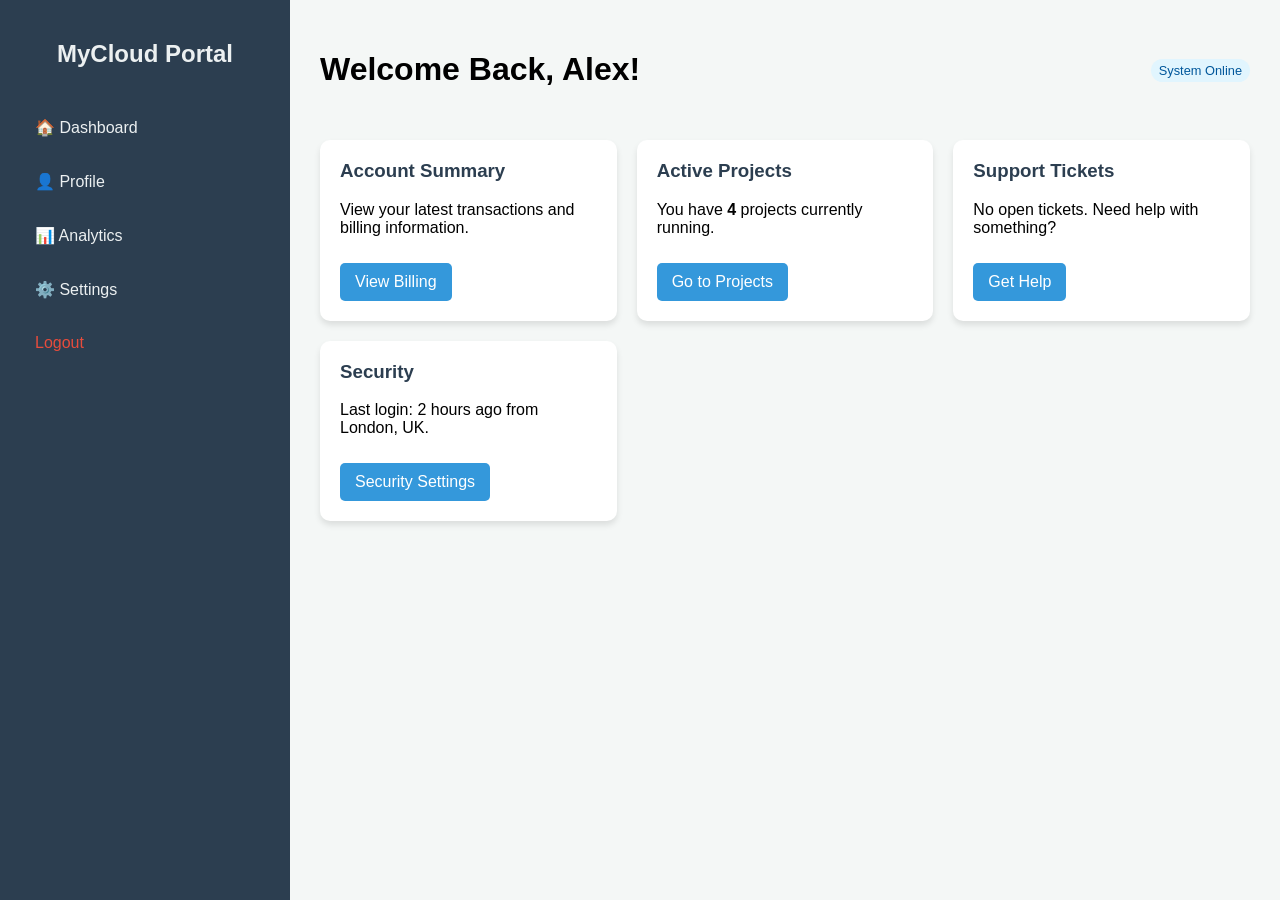
<file: dash.html>
<!DOCTYPE html>
<html lang="en">
<head>
    <meta charset="UTF-8">
    <meta name="viewport" content="width=device-width, initial-scale=1.0">
    <title>User Dashboard</title>
    <style>
        :root {
            --primary-bg: #f4f7f6;
            --sidebar-color: #2c3e50;
            --accent-color: #3498db;
            --text-light: #ecf0f1;
            --card-white: #ffffff;
        }

        body {
            font-family: 'Segoe UI', Tahoma, Geneva, Verdana, sans-serif;
            margin: 0;
            display: flex;
            height: 100vh;
            background-color: var(--primary-bg);
        }

        /* Sidebar Styling */
        .sidebar {
            width: 250px;
            background-color: var(--sidebar-color);
            color: var(--text-light);
            display: flex;
            flex-direction: column;
            padding: 20px;
        }

        .sidebar h2 {
            text-align: center;
            font-size: 1.5rem;
            margin-bottom: 30px;
        }

        .sidebar nav a {
            color: var(--text-light);
            text-decoration: none;
            padding: 15px;
            margin: 5px 0;
            display: block;
            border-radius: 5px;
            transition: background 0.3s;
        }

        .sidebar nav a:hover {
            background-color: var(--accent-color);
        }

        /* Main Content Area */
        .main-content {
            flex-grow: 1;
            overflow-y: auto;
            padding: 30px;
        }

        header {
            display: flex;
            justify-content: space-between;
            align-items: center;
            margin-bottom: 30px;
        }

        /* Dashboard Grid */
        .dashboard-grid {
            display: grid;
            grid-template-columns: repeat(auto-fit, minmax(250px, 1fr));
            gap: 20px;
        }

        .card {
            background: var(--card-white);
            padding: 20px;
            border-radius: 10px;
            box-shadow: 0 4px 6px rgba(0,0,0,0.1);
            transition: transform 0.2s;
        }

        .card:hover {
            transform: translateY(-5px);
        }

        .card h3 {
            margin-top: 0;
            color: var(--sidebar-color);
        }

        .btn {
            display: inline-block;
            margin-top: 10px;
            padding: 10px 15px;
            background-color: var(--accent-color);
            color: white;
            text-decoration: none;
            border-radius: 5px;
        }

        /* Status Badge */
        .status {
            font-size: 0.8rem;
            padding: 4px 8px;
            border-radius: 12px;
            background: #e1f5fe;
            color: #01579b;
        }
    </style>
</head>
<body>

    <div class="sidebar">
        <h2>MyCloud Portal</h2>
        <nav>
            <a href="#">🏠 Dashboard</a>
            <a href="#">👤 Profile</a>
            <a href="#">📊 Analytics</a>
            <a href="#">⚙️ Settings</a>
            <a href="#" style="margin-top: auto; color: #e74c3c;">Logout</a>
        </nav>
    </div>

    <div class="main-content">
        <header>
            <h1>Welcome Back, Alex!</h1>
            <div class="user-info">
                <span class="status">System Online</span>
            </div>
        </header>

        <div class="dashboard-grid">
            <div class="card">
                <h3>Account Summary</h3>
                <p>View your latest transactions and billing information.</p>
                <a href="#" class="btn">View Billing</a>
            </div>

            <div class="card">
                <h3>Active Projects</h3>
                <p>You have <strong>4</strong> projects currently running.</p>
                <a href="#" class="btn">Go to Projects</a>
            </div>

            <div class="card">
                <h3>Support Tickets</h3>
                <p>No open tickets. Need help with something?</p>
                <a href="#" class="btn">Get Help</a>
            </div>

            <div class="card">
                <h3>Security</h3>
                <p>Last login: 2 hours ago from London, UK.</p>
                <a href="#" class="btn">Security Settings</a>
            </div>
        </div>
    </div>

</body>
</html>
</file>
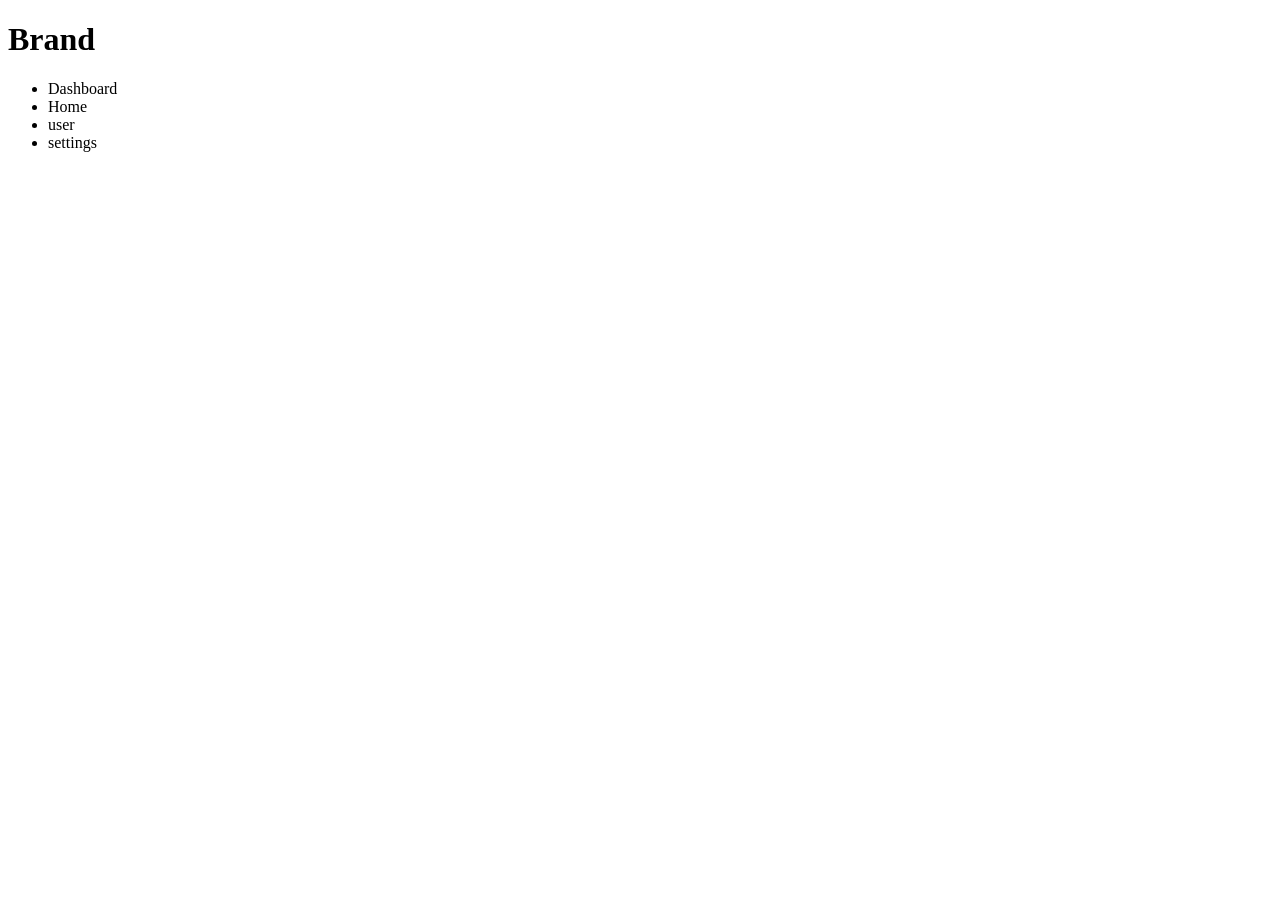
<file: index1.html>
<!DOCTYPE html>
<html lang="en">
<head>
    <meta charset="UTF-8">
    <meta name="viewport" content="width=device-width, initial-scale=1.0">
    <title>Admin Panel</title>
</head>   
<body>
    <div class="border-top">
        <div class="brand-name">
            <h1>Brand</h1>
        </div>
        <ul>
            <li>Dashboard</li> 
            <li>Home</li>
            <li>user</li>
            <li>settings</li>
</file>
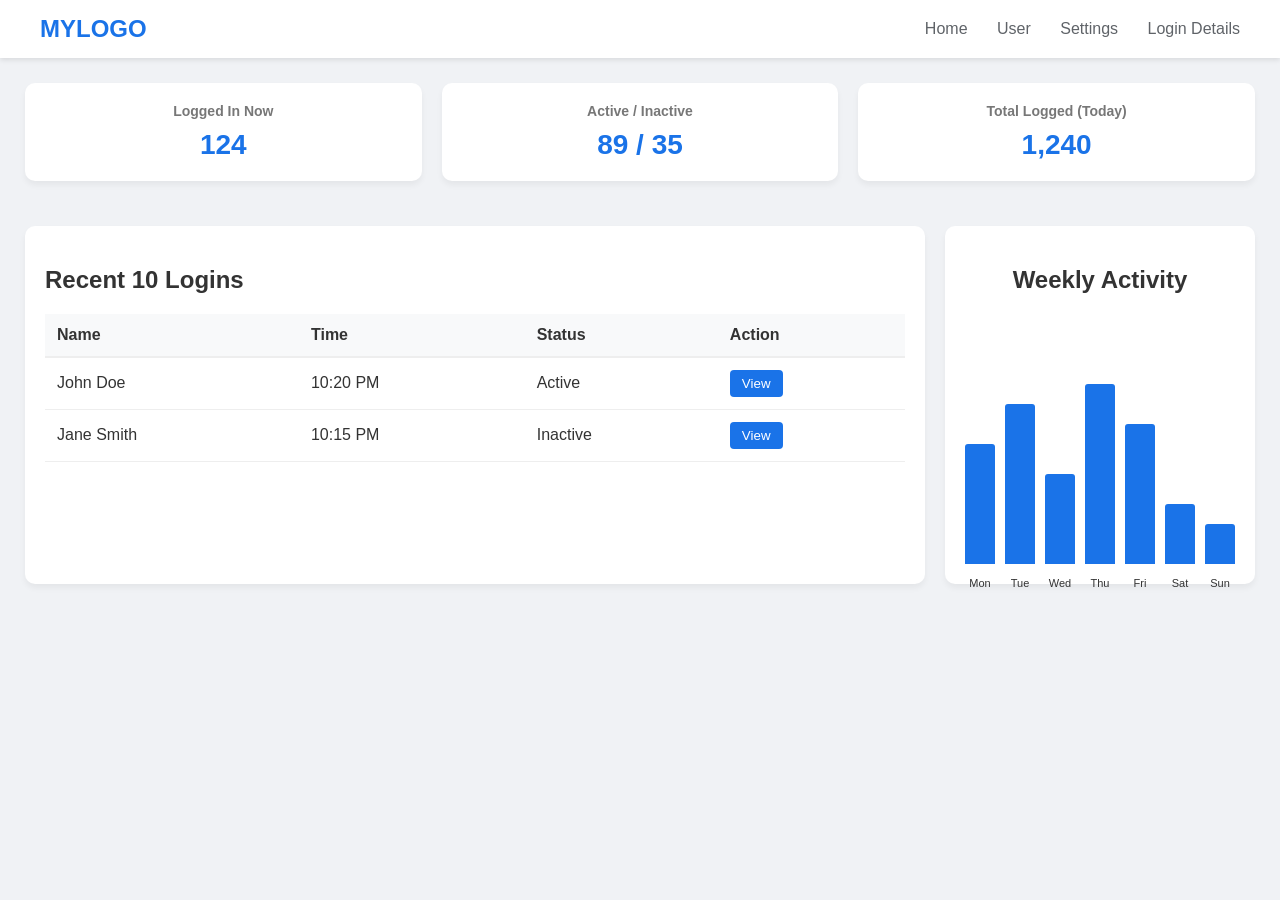
<file: index3.html>
<!DOCTYPE html>
<html lang="en">
<head>
    <meta charset="UTF-8">
    <meta name="viewport" content="width=device-width, initial-scale=1.0">
    <title>Admin Dashboard</title>
    <style>
        * { box-sizing: border-box; font-family: 'Segoe UI', Tahoma, Geneva, Verdana, sans-serif; }
        body { margin: 0; background-color: #f0f2f5; color: #333; }

        /* Header Styling */
        header {
            display: flex;
            justify-content: space-between;
            align-items: center;
            padding: 15px 40px;
            background-color: #ffffff;
            box-shadow: 0 2px 5px rgba(0,0,0,0.1);
        }
        .logo { font-size: 24px; font-weight: bold; color: #1a73e8; }
        nav a {
            text-decoration: none;
            color: #5f6368;
            margin-left: 25px;
            font-weight: 500;
            transition: color 0.3s;
        }
        nav a:hover { color: #1a73e8; }

        /* Layout Main Section */
        .dashboard-container {
            display: grid;
            grid-template-columns: 3fr 1fr;
            gap: 20px;
            padding: 25px;
        }

        /* Top Cards */
        .card-row {
            display: grid;
            grid-template-columns: repeat(3, 1fr);
            gap: 20px;
            margin-bottom: 25px;
            grid-column: 1 / span 2;
        }
        .card {
            background: #fff;
            padding: 20px;
            border-radius: 10px;
            box-shadow: 0 4px 6px rgba(0,0,0,0.05);
            text-align: center;
        }
        .card h3 { margin: 0; font-size: 14px; color: #777; }
        .card p { font-size: 28px; font-weight: bold; margin: 10px 0 0; color: #1a73e8; }

        /* Table Section */
        .table-card {
            background: #fff;
            border-radius: 10px;
            padding: 20px;
            box-shadow: 0 4px 6px rgba(0,0,0,0.05);
        }
        table { width: 100%; border-collapse: collapse; margin-top: 15px; }
        th { text-align: left; padding: 12px; background: #f8f9fa; border-bottom: 2px solid #eee; }
        td { padding: 12px; border-bottom: 1px solid #eee; }
        .view-btn {
            background: #1a73e8;
            color: white;
            border: none;
            padding: 6px 12px;
            border-radius: 4px;
            cursor: pointer;
        }

        /* Sidebar/Chart Section */
        .chart-card {
            background: #fff;
            border-radius: 10px;
            padding: 20px;
            box-shadow: 0 4px 6px rgba(0,0,0,0.05);
            display: flex;
            flex-direction: column;
            align-items: center;
        }
        .bar-chart {
            display: flex;
            align-items: flex-end;
            gap: 10px;
            height: 200px;
            margin-top: 50px;
        }
        .bar {
            width: 30px;
            background-color: #1a73e8;
            border-radius: 3px 3px 0 0;
            position: relative;
        }
        .bar span {
            position: absolute;
            bottom: -25px;
            font-size: 11px;
            width: 100%;
            text-align: center;
        }

        /* Modal Simulation */
        #details-overlay {
            display: none;
            position: fixed;
            top: 50%; left: 50%;
            transform: translate(-50%, -50%);
            background: white;
            padding: 30px;
            border-radius: 10px;
            box-shadow: 0 0 20px rgba(0,0,0,0.2);
            z-index: 100;
        }
    </style>
</head>
<body>

<header>
    <div class="logo">MYLOGO</div>
    <nav>
        <a href="#">Home</a>
        <a href="#">User</a>
        <a href="#">Settings</a>
        <a href="#">Login Details</a>
    </nav>
</header>

<main class="dashboard-container">
    
    <div class="card-row">
        <div class="card">
            <h3>Logged In Now</h3>
            <p>124</p>
        </div>
        <div class="card">
            <h3>Active / Inactive</h3>
            <p>89 / 35</p>
        </div>
        <div class="card">
            <h3>Total Logged (Today)</h3>
            <p>1,240</p>
        </div>
    </div>

    <section class="table-card">
        <h2>Recent 10 Logins</h2>
        <table>
            <thead>
                <tr>
                    <th>Name</th>
                    <th>Time</th>
                    <th>Status</th>
                    <th>Action</th>
                </tr>
            </thead>
            <tbody id="userTable">
                <tr>
                    <td>John Doe</td>
                    <td>10:20 PM</td>
                    <td>Active</td>
                    <td><button class="view-btn" onclick="showDetails('John Doe')">View</button></td>
                </tr>
                <tr>
                    <td>Jane Smith</td>
                    <td>10:15 PM</td>
                    <td>Inactive</td>
                    <td><button class="view-btn" onclick="showDetails('Jane Smith')">View</button></td>
                </tr>
                </tbody>
        </table>
    </section>

    <aside class="chart-card">
        <h2>Weekly Activity</h2>
        <div class="bar-chart">
            <div class="bar" style="height: 60%;"><span>Mon</span></div>
            <div class="bar" style="height: 80%;"><span>Tue</span></div>
            <div class="bar" style="height: 45%;"><span>Wed</span></div>
            <div class="bar" style="height: 90%;"><span>Thu</span></div>
            <div class="bar" style="height: 70%;"><span>Fri</span></div>
            <div class="bar" style="height: 30%;"><span>Sat</span></div>
            <div class="bar" style="height: 20%;"><span>Sun</span></div>
        </div>
    </aside>

</main>

<div id="details-overlay">
    <h2 id="modalName">User Details</h2>
    <p><strong>Email:</strong> user@example.com</p>
    <p><strong>Device:</strong> Windows 11 / Chrome</p>
    <p><strong>IP Address:</strong> 192.168.1.1</p>
    <p><strong>Last Activity:</strong> Dec 26, 2025</p>
    <button onclick="document.getElementById('details-overlay').style.display='none'">Close</button>
</div>

<script>
    function showDetails(name) {
        document.getElementById('modalName').innerText = "Details for: " + name;
        document.getElementById('details-overlay').style.display = 'block';
    }
</script>

</body>
</html>
</file>
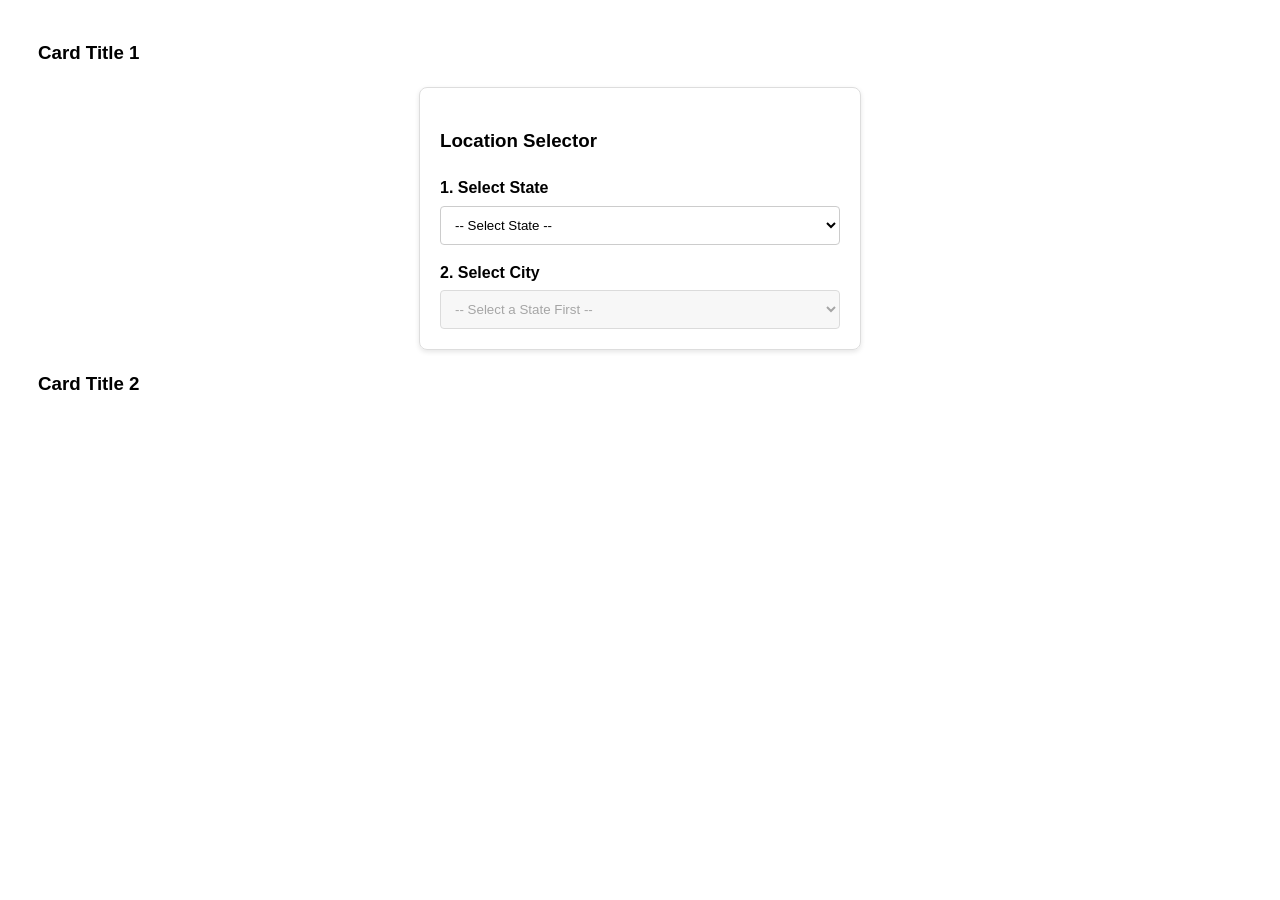
<file: newww.html>
<html lang="en">
<head>
    <meta charset="UTF-8">
    <meta name="viewport" content="width=device-width, initial-scale=1.0">
    <title>South India City Selector</title>
    <style>
        body { font-family: 'Segoe UI', Tahoma, Geneva, Verdana, sans-serif; padding: 30px; line-height: 1.6; }
        .container { max-width: 400px; margin: auto; border: 1px solid #ddd; padding: 20px; border-radius: 8px; box-shadow: 0 2px 5px rgba(0,0,0,0.1); }
        label { font-weight: bold; display: block; margin-top: 15px; margin-bottom: 5px; }
        select { width: 100%; padding: 10px; border-radius: 4px; border: 1px solid #ccc; background-color: #fff; cursor: pointer; }
        select:disabled { background-color: #f5f5f5; cursor: not-allowed; }
    </style>
</head>
<body>
<div class="grid-layout">
        <div class="card">
            <h3>Card Title 1</h3>
            <div class="container">
    <h3>Location Selector</h3>
    
    <label for="state">1. Select State</label>
    <select id="state" onchange="updateCities()">
        <option value="" selected disabled>-- Select State --</option>
        <option value="Andhra Pradesh">Andhra Pradesh</option>
        <option value="Karnataka">Karnataka</option>
        <option value="Kerala">Kerala</option>
        <option value="Tamil Nadu">Tamil Nadu</option>
        <option value="Telangana">Telangana</option>
    </select>

    <label for="city">2. Select City</label>
    <select id="city" disabled>
        <option value="" selected disabled>-- Select a State First --</option>
    </select>
</div>
        </div>
        <div class="card">
            <h3>Card Title 2</h3>
            <script>
    // Data object mapping states to major cities
    const cityData = {
        "Andhra Pradesh": ["Visakhapatnam", "Vijayawada", "Guntur", "Nellore", "Tirupati", "Kakinada", "Rajahmundry"],
        "Karnataka": ["Bengaluru", "Mysuru", "Hubballi-Dharwad", "Mangaluru", "Belagavi", "Davangere", "Ballari"],
        "Kerala": ["Thiruvananthapuram", "Kochi", "Kozhikode", "Thrissur", "Kollam", "Palakkad", "Alappuzha"],
        "Tamil Nadu": ["Chennai", "Coimbatore", "Madurai", "Tiruchirappalli", "Salem", "Tirunelveli", "Erode", "Vellore"],
        "Telangana": ["Hyderabad", "Warangal", "Nizamabad", "Khammam", "Karimnagar", "Ramagundam", "Mahabubnagar"]
    };

    function updateCities() {
        const stateSelect = document.getElementById("state");
        const citySelect = document.getElementById("city");
        const selectedState = stateSelect.value;

        // Clear existing options
        citySelect.innerHTML = '<option value="" selected disabled>-- Select City --</option>';

        if (selectedState) {
            citySelect.disabled = false;
            // Add cities for the selected state
            cityData[selectedState].forEach(city => {
                let option = document.createElement("option");
                option.value = city.toLowerCase().replace(/\s+/g, '-');
                option.textContent = city;
                citySelect.appendChild(option);
            });
        } else {
            citySelect.disabled = true;
        }
    }
</script>
        </div>
</body>
</html>
</file>
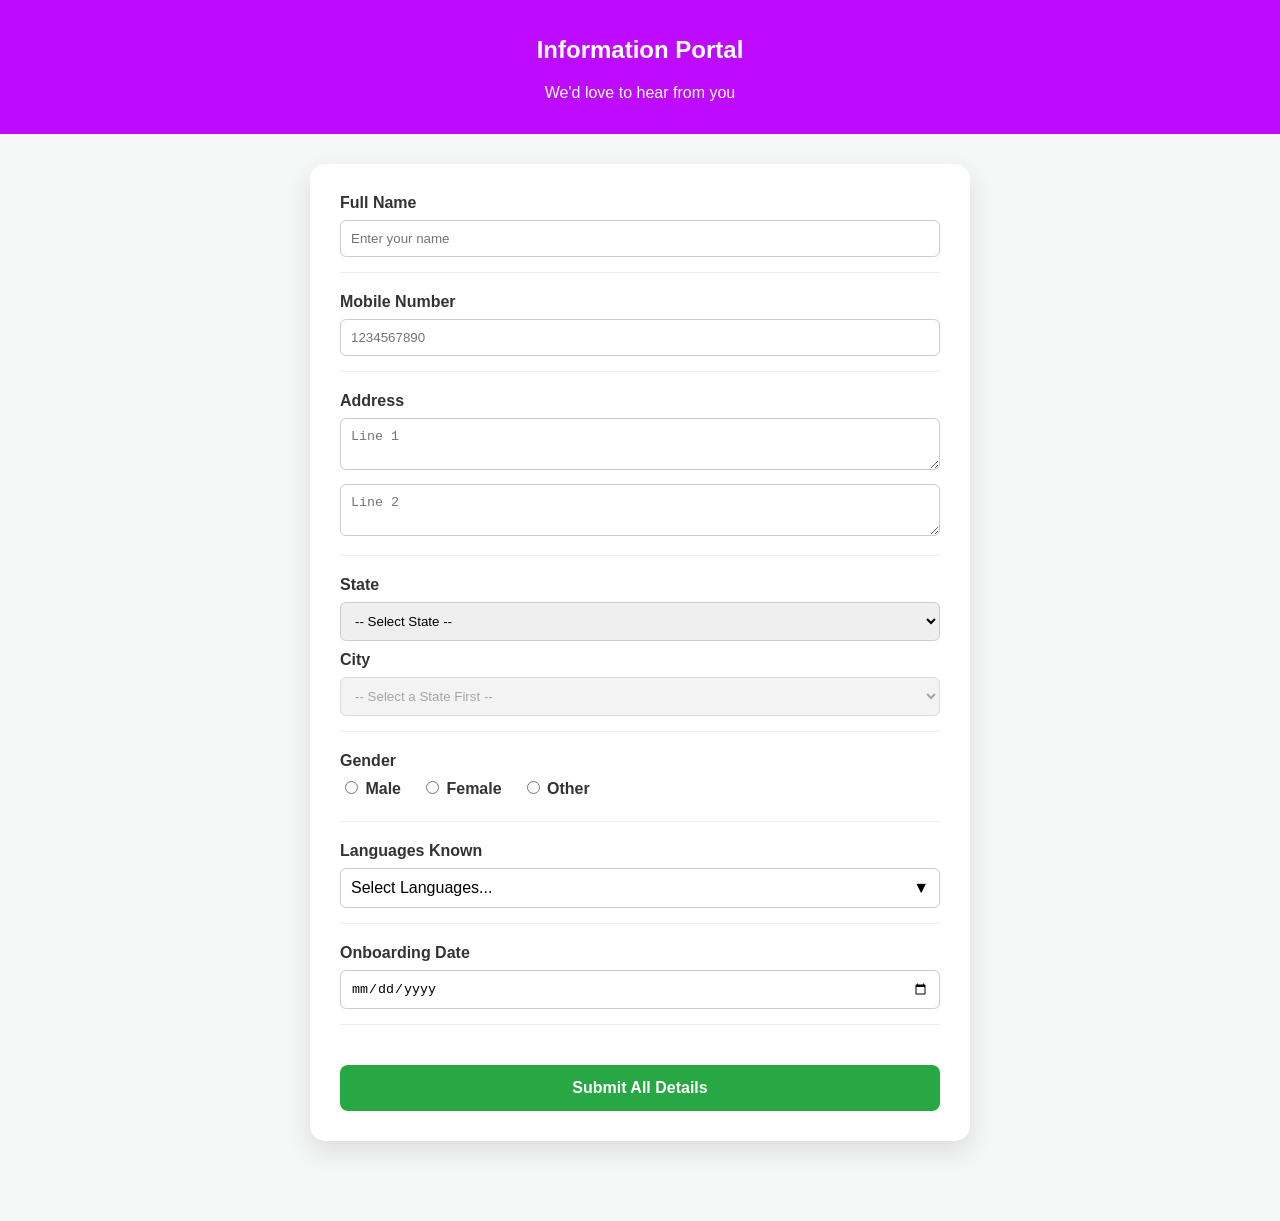
<file: Untitled-1.html>
<!DOCTYPE html>
<html lang="en">
<head>
    <meta charset="UTF-8">
    <meta name="viewport" content="width=device-width, initial-scale=1.0">
    <title>Professional Registration Portal</title>
    <style>
        body { font-family: 'Segoe UI', Tahoma, Geneva, Verdana, sans-serif; background-color: #f4f7f6; margin: 0; padding-bottom: 50px; }
        header { background-color: #be0aff; color: white; padding: 1rem 5%; text-align: center; }
        .container { max-width: 600px; margin: 30px auto; background: white; padding: 30px; border-radius: 15px; box-shadow: 0 10px 25px rgba(0,0,0,0.1); }
        .form-section { margin-bottom: 20px; border-bottom: 1px solid #eee; padding-bottom: 15px; }
        label { font-weight: bold; display: block; margin-bottom: 8px; color: #333; }
        input[type="text"], input[type="tel"], input[type="date"], select, textarea { 
            width: 100%; padding: 10px; border: 1px solid #ccc; border-radius: 6px; box-sizing: border-box; 
        }
        .radio-group { display: flex; gap: 20px; }
        .submit-btn { 
            width: 100%; background-color: #28a745; color: white; padding: 14px; border: none; 
            border-radius: 8px; font-size: 16px; font-weight: bold; cursor: pointer; margin-top: 20px;
        }
        .submit-btn:hover { background-color: #218838; }
        
        /* Result Display Area */
        #resultArea { 
            display: none; margin-top: 30px; padding: 20px; background: #e9ecef; border-radius: 8px; 
            border-left: 5px solid #be0aff; white-space: pre-wrap; font-family: monospace;
        }

        /* Language Dropdown Style */
        .multiselect-container { position: relative; }
        .select-display { border: 1px solid #ccc; padding: 10px; border-radius: 6px; cursor: pointer; background: white; display: flex; justify-content: space-between; }
        .options-list { display: none; position: absolute; width: 100%; background: white; border: 1px solid #ccc; z-index: 10; max-height: 150px; overflow-y: auto; box-shadow: 0 5px 10px rgba(0,0,0,0.1); }
        .options-list label { font-weight: normal; padding: 8px; margin: 0; display: flex; align-items: center; cursor: pointer; }
        .options-list label:hover { background: #f0f0f0; }
        .show { display: block; }
    </style>
</head>
<body>

<header>
    <h2>Information Portal</h2>
    <p>We'd love to hear from you</p>
</header>

<div class="container">
    <form id="registrationForm">
        <div class="form-section">
            <label for="fname">Full Name</label>
            <input type="text" id="fname" name="FullName" placeholder="Enter your name" required>
        </div>

        <div class="form-section">
            <label for="phone">Mobile Number</label>
            <input type="tel" id="phone" name="Phone" placeholder="1234567890" inputmode="numeric" oninput="this.value = this.value.replace(/[^0-9]/g, '');" required>
        </div>

        <div class="form-section">
            <label>Address</label>
            <textarea id="address1" name="Address1" rows="2" placeholder="Line 1" style="margin-bottom:10px"></textarea>
            <textarea id="address2" name="Address2" rows="2" placeholder="Line 2"></textarea>
        </div>

        <div class="form-section">
            <label for="state">State</label>
            <select id="state" name="State" onchange="updateCities()">
                <option value="" selected disabled>-- Select State --</option>
                <option value="Karnataka">Karnataka</option>
                <option value="Kerala">Kerala</option>
                <option value="Tamil Nadu">Tamil Nadu</option>
            </select>

            <label style="margin-top:10px">City</label>
            <select id="city" name="City" disabled>
                <option value="">-- Select a State First --</option>
            </select>
        </div>

        <div class="form-section">
            <label>Gender</label>
            <div class="radio-group">
                <label><input type="radio" name="Gender" value="Male"> Male</label>
                <label><input type="radio" name="Gender" value="Female"> Female</label>
                <label><input type="radio" name="Gender" value="Other"> Other</label>
            </div>
        </div>

        <div class="form-section">
            <label>Languages Known</label>
            <div class="multiselect-container">
                <div class="select-display" onclick="toggleDropdown()">
                    <span id="langText">Select Languages...</span>
                    <span>▼</span>
                </div>
                <div class="options-list" id="languageList">
                    <label><input type="checkbox" name="Lang" value="English" onchange="updateLangText()"> English</label>
                    <label><input type="checkbox" name="Lang" value="Kannada" onchange="updateLangText()"> Kannada</label>
                    <label><input type="checkbox" name="Lang" value="Hindi" onchange="updateLangText()"> Hindi</label>
                </div>
            </div>
        </div>

        <div class="form-section">
            <label for="onboard_date">Onboarding Date</label>
            <input type="date" id="onboard_date" name="OnboardDate">
        </div>

        <button type="button" class="submit-btn" onclick="processForm()">Submit All Details</button>
    </form>

    <div id="resultArea"></div>
</div>

<script>
    const cityData = {
        "Karnataka": ["Bengaluru", "Mysuru", "Mangaluru"],
        "Kerala": ["Kochi", "Thiruvananthapuram", "Kozhikode"],
        "Tamil Nadu": ["Chennai", "Coimbatore", "Madurai"]
    };

    function updateCities() {
        const state = document.getElementById("state").value;
        const citySelect = document.getElementById("city");
        citySelect.innerHTML = '<option value="">-- Select City --</option>';
        if (state) {
            citySelect.disabled = false;
            cityData[state].forEach(c => {
                let opt = document.createElement("option");
                opt.value = c; opt.textContent = c;
                citySelect.appendChild(opt);
            });
        }
    }

    function toggleDropdown() {
        document.getElementById("languageList").classList.toggle("show");
    }

    function updateLangText() {
        const checked = Array.from(document.querySelectorAll('input[name="Lang"]:checked')).map(el => el.value);
        document.getElementById("langText").innerText = checked.length > 0 ? checked.join(", ") : "Select Languages...";
    }

    // THE CORE LOGIC TO GET ENTIRE DETAILS
    function processForm() {
        const form = document.getElementById("registrationForm");
        const formData = new FormData(form);
        let output = "=== SUBMITTED DETAILS ===\n\n";

        // Loop through standard entries
        formData.forEach((value, key) => {
            // Logic for checkboxes since they share the same name
            if (key === "Lang") return; 
            output += `${key}: ${value}\n`;
        });

        // Add Multi-select languages specifically
        const selectedLangs = Array.from(document.querySelectorAll('input[name="Lang"]:checked')).map(el => el.value);
        output += `Languages: ${selectedLangs.join(", ")}\n`;

        // Display the output
        const resultArea = document.getElementById("resultArea");
        resultArea.innerText = output;
        resultArea.style.display = "block";
        
        // Optional: Scroll to result
        resultArea.scrollIntoView({ behavior: 'smooth' });
    }

    // Close dropdown if clicked outside
    window.onclick = function(event) {
        if (!event.target.closest('.multiselect-container')) {
            document.getElementById("languageList").classList.remove("show");
        }
    }
</script>

</body>
</html>
</file>
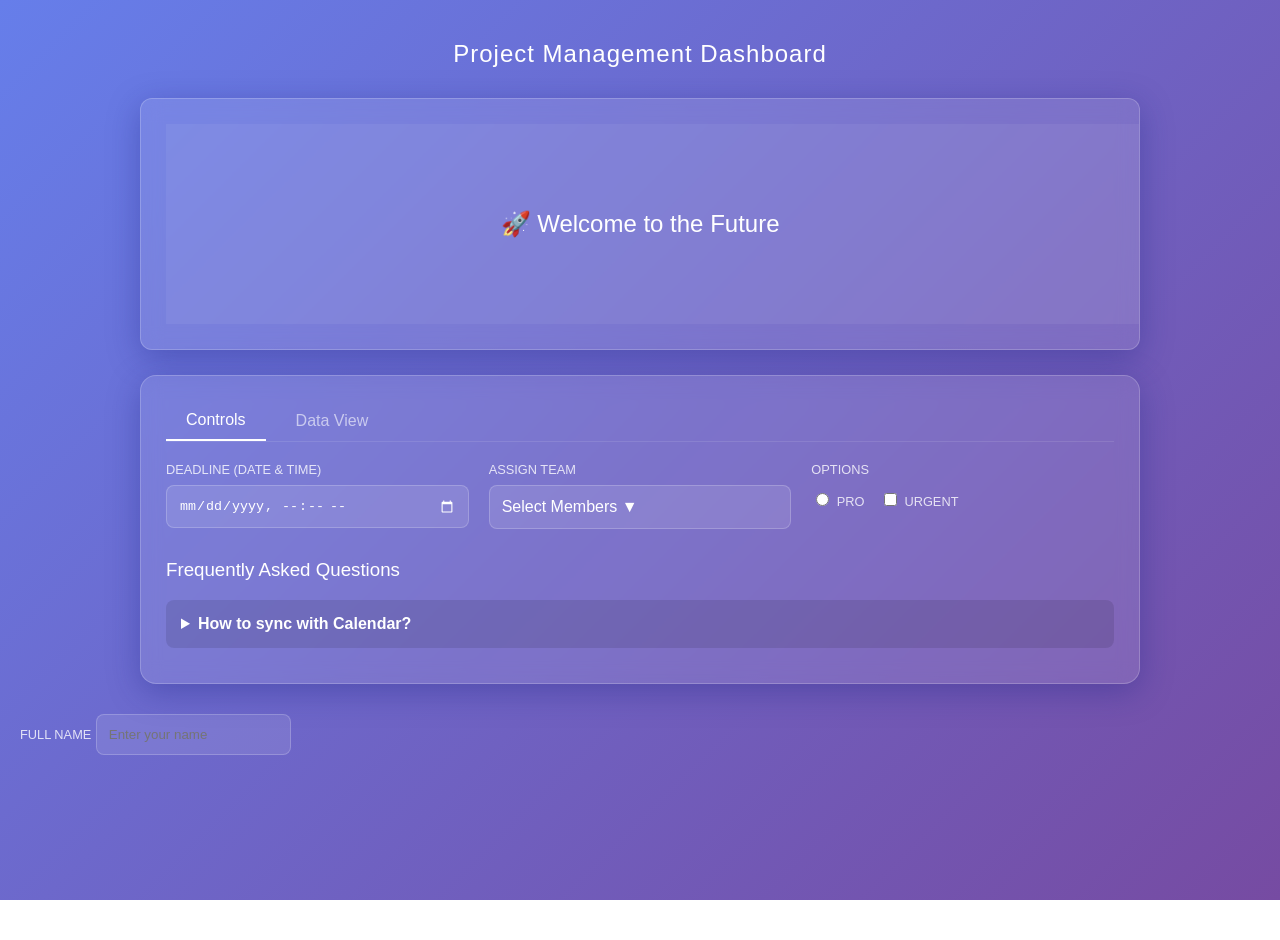
<file: vigets.html>
<!DOCTYPE html>
<html lang="en">
<head>
    <meta charset="UTF-8">
    <meta name="viewport" content="width=device-width, initial-scale=1.0">
    <title>Modern Glassmorphism UI</title>
    <style>
        /* --- Attractive Gradient Background --- */
        body {
            margin: 0;
            padding: 20px;
            font-family: 'Inter', 'Segoe UI', sans-serif;
            background: linear-gradient(135deg, #667eea 0%, #764ba2 100%);
            background-attachment: fixed;
            min-height: 100vh;
            color: #fff;
        }

        .container {
            max-width: 1000px;
            margin: 0 auto;
        }

        /* --- Glassmorphism Card Style --- */
        .glass-panel {
            background: rgba(255, 255, 255, 0.1);
            backdrop-filter: blur(10px);
            -webkit-backdrop-filter: blur(10px);
            border: 1px solid rgba(255, 255, 255, 0.2);
            border-radius: 16px;
            padding: 25px;
            box-shadow: 0 8px 32px 0 rgba(31, 38, 135, 0.37);
            margin-bottom: 30px;
        }

        h2 { font-weight: 300; letter-spacing: 1px; margin-bottom: 30px; text-align: center; }

        /* --- Carousel --- */
        .carousel {
            position: relative;
            overflow: hidden;
            border-radius: 12px;
            height: 200px;
            margin-bottom: 25px;
        }
        .carousel-inner {
            display: flex;
            transition: transform 0.5s ease-in-out;
            height: 100%;
        }
        .slide {
            min-width: 100%;
            display: flex;
            align-items: center;
            justify-content: center;
            background: rgba(255, 255, 255, 0.05);
            font-size: 1.5rem;
        }

        /* --- Tabs --- */
        .tab-nav {
            display: flex;
            gap: 10px;
            margin-bottom: 20px;
            border-bottom: 1px solid rgba(255,255,255,0.1);
        }
        .tab-btn {
            background: none;
            border: none;
            color: rgba(255,255,255,0.6);
            padding: 10px 20px;
            cursor: pointer;
            font-size: 1rem;
            transition: 0.3s;
        }
        .tab-btn.active {
            color: #fff;
            border-bottom: 2px solid #fff;
        }
        .tab-pane { display: none; animation: fadeIn 0.5s; }
        .tab-pane.active { display: block; }

        /* --- Form Elements --- */
        .flex-grid {
            display: flex;
            flex-wrap: wrap;
            gap: 20px;
        }
        .input-group { flex: 1; min-width: 200px; display: flex; flex-direction: column; gap: 8px; }
        
        label { font-size: 0.8rem; text-transform: uppercase; opacity: 0.8; }
        
        input, select, .custom-select {
            background: rgba(255, 255, 255, 0.1);
            border: 1px solid rgba(255, 255, 255, 0.2);
            padding: 12px;
            border-radius: 8px;
            color: white;
            outline: none;
        }
        input[type="datetime-local"]::-webkit-calendar-picker-indicator { filter: invert(1); }

        /* --- Multi-Select --- */
        .multi-wrapper { position: relative; }
        .multi-dropdown {
            display: none;
            position: absolute;
            top: 100%;
            width: 100%;
            background: #4b3d8a;
            border-radius: 8px;
            z-index: 10;
            padding: 10px;
        }
        .show { display: block; }

        /* --- Grid Cards --- */
        .card-grid {
            display: grid;
            grid-template-columns: repeat(auto-fit, minmax(200px, 1fr));
            gap: 15px;
        }
        .glass-card {
            background: rgba(255,255,255,0.05);
            padding: 20px;
            border-radius: 12px;
            border: 1px solid rgba(255,255,255,0.1);
            text-align: center;
        }

        /* --- Table --- */
        table { width: 100%; border-collapse: collapse; margin-top: 20px; }
        th { text-align: left; padding: 12px; background: rgba(255,255,255,0.1); }
        td { padding: 12px; border-bottom: 1px solid rgba(255,255,255,0.1); }

        /* --- Accordion --- */
        details { background: rgba(0,0,0,0.1); margin-bottom: 10px; border-radius: 8px; }
        summary { padding: 15px; cursor: pointer; font-weight: bold; }
        .content { padding: 15px; opacity: 0.9; }

        @keyframes fadeIn { from { opacity: 0; } to { opacity: 1; } }
    </style>
</head>
<body>

<div class="container">
    <h2>Project Management Dashboard</h2>

    <div class="carousel glass-panel">
        <div class="carousel-inner" id="slides">
            <div class="slide">🚀 Welcome to the Future</div>
            <div class="slide">📊 Real-time Data Analytics</div>
            <div class="slide">☁️ Cloud Integration Ready</div>
        </div>
    </div>

    <div class="glass-panel">
        <div class="tab-nav">
            <button class="tab-btn active" onclick="switchTab(event, 'tab1')">Controls</button>
            <button class="tab-btn" onclick="switchTab(event, 'tab2')">Data View</button>
        </div>

        <div id="tab1" class="tab-pane active">
            <div class="flex-grid">
                <div class="input-group">
                    <label>Deadline (Date & Time)</label>
                    <input type="datetime-local">
                </div>
                <div class="input-group multi-wrapper">
                    <label>Assign Team</label>
                    <div class="custom-select" onclick="toggleMulti()">Select Members ▼</div>
                    <div id="multi" class="multi-dropdown">
                        <label><input type="checkbox"> UI Designers</label><br>
                        <label><input type="checkbox"> Developers</label><br>
                        <label><input type="checkbox"> QA Testers</label>
                    </div>
                </div>
                <div class="input-group">
                    <label>Options</label>
                    <div style="padding-top: 5px;">
                        <input type="radio" name="opt" id="r1"> <label for="r1">Pro</label>
                        <input type="checkbox" id="c1" style="margin-left: 15px;"> <label for="c1">Urgent</label>
                    </div>
                </div>
            </div>

            <h3 style="margin-top: 30px; font-weight: 300;">Frequently Asked Questions</h3>
            <details>
                <summary>How to sync with Calendar?</summary>
                <div class="content">Use the API key found in your profile settings to sync external apps.</div>
            </details>
        </div>

        <div id="tab2" class="tab-pane">
            <div class="card-grid">
                <div class="glass-card"><h4>85%</h4><p>Efficiency</p></div>
                <div class="glass-card"><h4>12</h4><p>Active Tasks</p></div>
                <div class="glass-card"><h4>3</h4><p>Pending</p></div>
            </div>

            <table>
                <thead>
                    <tr><th>Task</th><th>Owner</th><th>Status</th></tr>
                </thead>
                <tbody>
                    <tr><td>Homepage Redesign</td><td>Alex</td><td>Live</td></tr>
                    <tr><td>Backend Fix</td><td>Sarah</td><td>Pending</td></tr>
                </tbody>
            </table>
        </div>
    </div>
</div>

<script>
    // Tab System
    function switchTab(e, id) {
        document.querySelectorAll('.tab-pane').forEach(p => p.classList.remove('active'));
        document.querySelectorAll('.tab-btn').forEach(b => b.classList.remove('active'));
        document.getElementById(id).classList.add('active');
        e.currentTarget.classList.add('active');
    }

    // Carousel Logic
    let idx = 0;
    setInterval(() => {
        idx = (idx + 1) % 3;
        document.getElementById('slides').style.transform = `translateX(-${idx * 100}%)`;
    }, 4000);

    // Multi-select Logic
    function toggleMulti() {
        document.getElementById('multi').classList.toggle('show');
    }

    window.onclick = function(event) {
        if (!event.target.matches('.custom-select') && !event.target.closest('.multi-dropdown')) {
            document.getElementById('multi').classList.remove('show');
        }
    }
</script>

</body>
</html>























 <form>
    <label>Full Name</label>
    <input type="text" placeholder="Enter your name">
  </form>
</file>
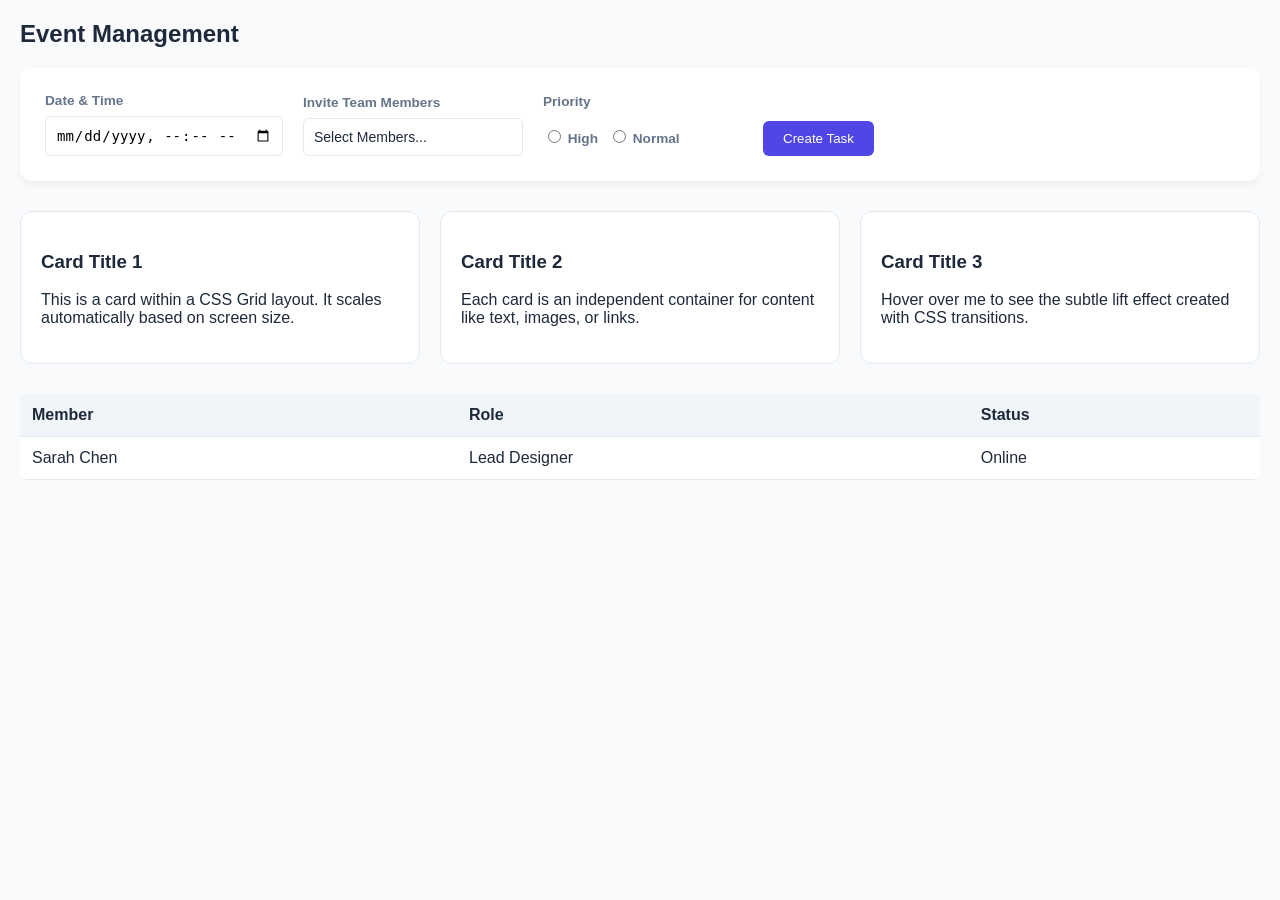
<file: widgets.html>
<!DOCTYPE html>
<html lang="en">
<head>
    <meta charset="UTF-8">
    <meta name="viewport" content="width=device-width, initial-scale=1.0">
    <title>Advanced UI Dashboard</title>
    <style>
        :root {
            --primary: #4f46e5;
            --bg: #f8fafc;
            --card-bg: #ffffff;
            --border: #e2e8f0;
        }

        body {
            font-family: 'Segoe UI', sans-serif;
            background-color: var(--bg);
            margin: 20px;
            color: #1e293b;
        }

        /* Flexbox for Form Controls */
        .flex-container {
            display: flex;
            flex-wrap: wrap;
            gap: 20px;
            background: var(--card-bg);
            padding: 25px;
            border-radius: 12px;
            box-shadow: 0 4px 6px rgba(0,0,0,0.05);
            align-items: flex-end;
            margin-bottom: 30px;
        }

        .form-group {
            display: flex;
            flex-direction: column;
            gap: 8px;
            position: relative;
            min-width: 200px;
        }

        label { font-weight: 600; font-size: 0.85rem; color: #64748b; }

        input[type="datetime-local"], select, .multiselect-button {
            padding: 10px;
            border: 1px solid var(--border);
            border-radius: 6px;
            background: white;
            font-size: 14px;
            text-align: left;
            cursor: pointer;
        }

        /* Custom Multi-Select Styling */
        .multiselect-container {
            position: relative;
            width: 220px;
        }

        .multiselect-content {
            display: none;
            position: absolute;
            top: 100%;
            left: 0;
            right: 0;
            background: white;
            border: 1px solid var(--border);
            border-radius: 6px;
            box-shadow: 0 10px 15px rgba(0,0,0,0.1);
            z-index: 10;
            padding: 10px;
            max-height: 200px;
            overflow-y: auto;
        }

        .multiselect-content label {
            display: flex;
            align-items: center;
            gap: 10px;
            padding: 5px;
            color: #1e293b;
            cursor: pointer;
            font-weight: 400;
        }

        .multiselect-content label:hover { background: #f1f5f9; }

        .show { display: block; }

        /* Grid Layout for Cards */
        .grid-layout {
            display: grid;
            grid-template-columns: repeat(auto-fit, minmax(300px, 1fr));
            gap: 20px;
        }

        .card {
            background: var(--card-bg);
            padding: 20px;
            border-radius: 12px;
            border: 1px solid var(--border);
        }

        /* Table */
        table {
            width: 100%;
            margin-top: 30px;
            border-collapse: collapse;
            background: white;
            border-radius: 8px;
            overflow: hidden;
        }

        th, td { padding: 12px; text-align: left; border-bottom: 1px solid var(--border); }
        th { background: #f1f5f9; }
    </style>
</head>
<body>

    <h2>Event Management</h2>

    <div class="flex-container">
        <div class="form-group">
            <label>Date & Time</label>
            <input type="datetime-local">
        </div>

        <div class="form-group multiselect-container">
            <label>Invite Team Members</label>
            <div class="multiselect-button" onclick="toggleMultiselect()">Select Members...</div>
            <div id="multiselect-options" class="multiselect-content">
                <label><input type="checkbox" value="alex"> Alex Rivera</label>
                <label><input type="checkbox" value="sarah"> Sarah Chen</label>
                <label><input type="checkbox" value="mike"> Mike Ross</label>
                <label><input type="checkbox" value="lisa"> Lisa Wong</label>
            </div>
        </div>

        <div class="form-group">
            <label>Priority</label>
            <div style="display: flex; gap: 10px; padding: 10px 0;">
                <label><input type="radio" name="p"> High</label>
                <label><input type="radio" name="p"> Normal</label>
            </div>
        </div>

        <button style="background: var(--primary); color: white; border: none; padding: 10px 20px; border-radius: 6px; cursor: pointer;">Create Task</button>
    </div>
<div class="grid-layout">
        <div class="card">
            <h3>Card Title 1</h3>
            <p>This is a card within a CSS Grid layout. It scales automatically based on screen size.</p>
        </div>
        <div class="card">
            <h3>Card Title 2</h3>
            <p>Each card is an independent container for content like text, images, or links.</p>
        </div>
        <div class="card">
            <h3>Card Title 3</h3>
            <p>Hover over me to see the subtle lift effect created with CSS transitions.</p>
        </div>
    </div>

    <table>
        <thead>
            <tr>
                <th>Member</th>
                <th>Role</th>
                <th>Status</th>
            </tr>
        </thead>
        <tbody>
            <tr>
                <td>Sarah Chen</td>
                <td>Lead Designer</td>
                <td>Online</td>
            </tr>
        </tbody>
    </table>

    <script>
        function toggleMultiselect() {
            const content = document.getElementById('multiselect-options');
            content.classList.toggle('show');
        }

        // Close dropdown if user clicks outside
        window.onclick = function(event) {
            if (!event.target.matches('.multiselect-button')) {
                const dropdowns = document.getElementsByClassName("multiselect-content");
                for (let i = 0; i < dropdowns.length; i++) {
                    let openDropdown = dropdowns[i];
                    if (openDropdown.classList.contains('show')) {
                        openDropdown.classList.remove('show');
                    }
                }
            }
        }
    </script>
</body>
</html>
</file>
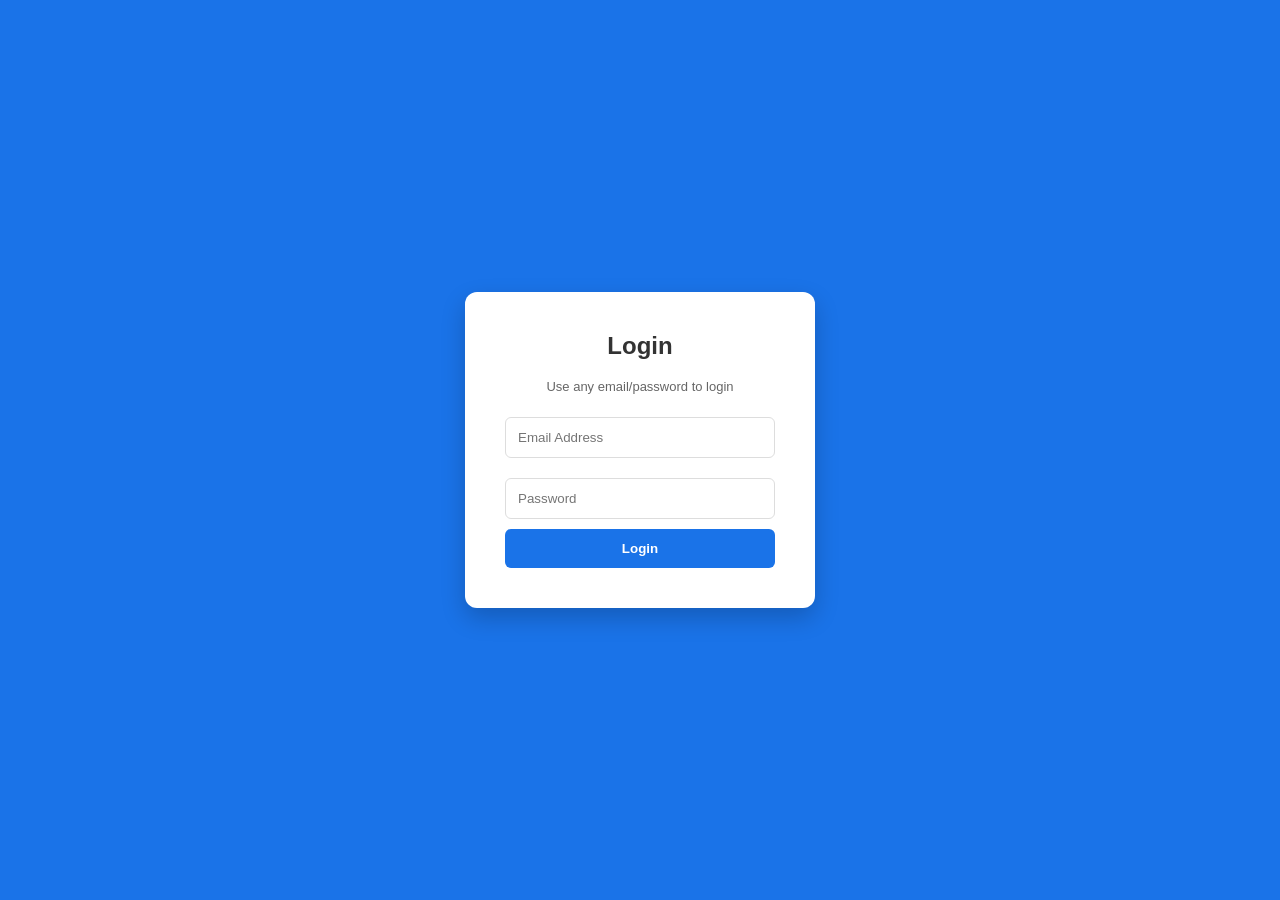
<file: UserForm/dasss.html>
<!DOCTYPE html>
<html lang="en">
<head>
    <meta charset="UTF-8">
    <meta name="viewport" content="width=device-width, initial-scale=1.0">
    <title>Admin System</title>
    <style>
        * { box-sizing: border-box; font-family: 'Segoe UI', sans-serif; }
        body { margin: 0; background-color: #f0f2f5; color: #333; }

        /* Login Page Overlay */
        #login-page {
            position: fixed; top: 0; left: 0; width: 100%; height: 100%;
            background: #1a73e8; display: flex; justify-content: center; align-items: center; z-index: 1000;
        }
        .login-box {
            background: white; padding: 40px; border-radius: 12px; 
            box-shadow: 0 10px 25px rgba(0,0,0,0.2); width: 350px; text-align: center;
        }
        .login-box input { width: 100%; padding: 12px; margin: 10px 0; border: 1px solid #ddd; border-radius: 6px; }
        .login-btn { width: 100%; padding: 12px; background: #1a73e8; color: white; border: none; border-radius: 6px; cursor: pointer; font-weight: bold; }

        /* Main Dashboard (Hidden by default) */
        #main-app { display: none; }

        /* Header */
        header {
            display: flex; justify-content: space-between; align-items: center;
            padding: 10px 40px; background: #fff; box-shadow: 0 2px 5px rgba(0,0,0,0.1);
        }
        .logo { font-size: 22px; font-weight: bold; color: #1a73e8; }
        nav button { background: none; border: none; font-size: 15px; color: #5f6368; margin-left: 20px; cursor: pointer; padding: 10px; }
        nav button.active { color: #1a73e8; border-bottom: 2px solid #1a73e8; }

        /* Profile & Logout */
        .profile-section { position: relative; display: inline-block; }
        .profile-icon { width: 35px; height: 35px; background: #ddd; border-radius: 50%; cursor: pointer; display: flex; align-items: center; justify-content: center; font-weight: bold; }
        .dropdown {
            display: none; position: absolute; right: 0; top: 45px;
            background: white; border: 1px solid #ddd; border-radius: 8px;
            width: 150px; box-shadow: 0 4px 12px rgba(0,0,0,0.1); z-index: 100;
        }
        .dropdown button { width: 100%; text-align: left; padding: 12px; border: none; background: none; cursor: pointer; color: red; font-weight: bold; }
        .dropdown button:hover { background: #fff1f1; }

        /* Layout Content */
        .content-section { display: none; padding: 25px; }
        .content-section.active { display: block; }
        .dashboard-grid { display: grid; grid-template-columns: 3fr 1fr; gap: 20px; }
        
        /* Cards & Table */
        .card-row { display: grid; grid-template-columns: repeat(3, 1fr); gap: 20px; margin-bottom: 25px; grid-column: 1 / span 2; }
        .card { background: #fff; padding: 20px; border-radius: 10px; box-shadow: 0 4px 6px rgba(0,0,0,0.05); text-align: center; }
        .table-card, .chart-card, .form-card { background: #fff; border-radius: 10px; padding: 20px; box-shadow: 0 4px 6px rgba(0,0,0,0.05); }
        table { width: 100%; border-collapse: collapse; }
        th, td { text-align: left; padding: 12px; border-bottom: 1px solid #eee; }

        /* Chart */
        .bar-chart { display: flex; align-items: flex-end; gap: 8px; height: 120px; margin-top: 20px; }
        .bar { width: 20px; background: #1a73e8; border-radius: 3px; }
    </style>
</head>
<body>

<div id="login-page">
    <div class="login-box">
        <h2 style="margin-top: 0;">Login</h2>
        <p style="font-size: 13px; color: #666;">Use any email/password to login</p>
        <input type="email" id="email" placeholder="Email Address">
        <input type="password" id="pass" placeholder="Password">
        <button class="login-btn" onclick="handleLogin()">Login</button>
    </div>
</div>

<div id="main-app">
    <header>
        <div class="logo">MYLOGO</div>
        <nav>
            <button onclick="showTab('home')" id="home-tab" class="active">Home</button>
            <button onclick="showTab('user')" id="user-tab">User</button>
            <button onclick="showTab('settings')" id="settings-tab">Settings</button>
            <div class="profile-section">
                <div class="profile-icon" onclick="toggleDropdown()">JD</div>
                <div class="dropdown" id="profileDropdown">
                    <button onclick="handleLogout()">Logout</button>
                </div>
            </div>
        </nav>
    </header>

    <main id="home" class="content-section active">
        <div class="dashboard-grid">
            <div class="card-row">
                <div class="card"><h3>Logged In</h3><p>124</p></div>
                <div class="card"><h3>Active/Inactive</h3><p>89/35</p></div>
                <div class="card"><h3>Total Logins</h3><p>1,240</p></div>
            </div>
            <section class="table-card">
                <h2>Recent 10 Logins</h2>
                <table>
                    <thead><tr><th>Name</th><th>Time</th><th>Status</th></tr></thead>
                    <tbody>
                        <tr><td>John Doe</td><td>10:20 PM</td><td>Active</td></tr>
                        <tr><td>Jane Smith</td><td>10:15 PM</td><td>Inactive</td></tr>
                    </tbody>
                </table>
            </section>
            <aside class="chart-card">
                <h2>Activity</h2>
                <div class="bar-chart">
                    <div class="bar" style="height: 50%"></div>
                    <div class="bar" style="height: 80%"></div>
                    <div class="bar" style="height: 30%"></div>
                    <div class="bar" style="height: 90%"></div>
                </div>
            </aside>
        </div>
    </main>

    <main id="user" class="content-section">
        <div class="form-card" style="max-width: 500px; margin: auto;">
            <h2>Add New User</h2>
            <input type="text" placeholder="Full Name" style="width:100%; padding:10px; margin-bottom:10px;">
            <input type="email" placeholder="Email" style="width:100%; padding:10px; margin-bottom:10px;">
            <button class="login-btn" onclick="alert('User Added!')">Register</button>
        </div>
    </main>
</div>

<script>
    // Login Logic
    function handleLogin() {
        const email = document.getElementById('email').value;
        const pass = document.getElementById('pass').value;
        if(email && pass) {
            document.getElementById('login-page').style.display = 'none';
            document.getElementById('main-app').style.display = 'block';
        } else {
            alert("Please enter credentials");
        }
    }

    // Logout Logic
    function handleLogout() {
        document.getElementById('login-page').style.display = 'flex';
        document.getElementById('main-app').style.display = 'none';
        document.getElementById('profileDropdown').style.display = 'none';
    }

    // Tab Logic
    function showTab(tabId) {
        document.querySelectorAll('.content-section').forEach(s => s.classList.remove('active'));
        document.querySelectorAll('nav button').forEach(b => b.classList.remove('active'));
        document.getElementById(tabId).classList.add('active');
        document.getElementById(tabId + '-tab').classList.add('active');
    }

    // Profile Dropdown
    function toggleDropdown() {
        const d = document.getElementById('profileDropdown');
        d.style.display = (d.style.display === 'block') ? 'none' : 'block';
    }

    // Close dropdown when clicking outside
    window.onclick = function(event) {
        if (!event.target.matches('.profile-icon')) {
            document.getElementById('profileDropdown').style.display = 'none';
        }
    }
</script>

</body>
</html>
</file>
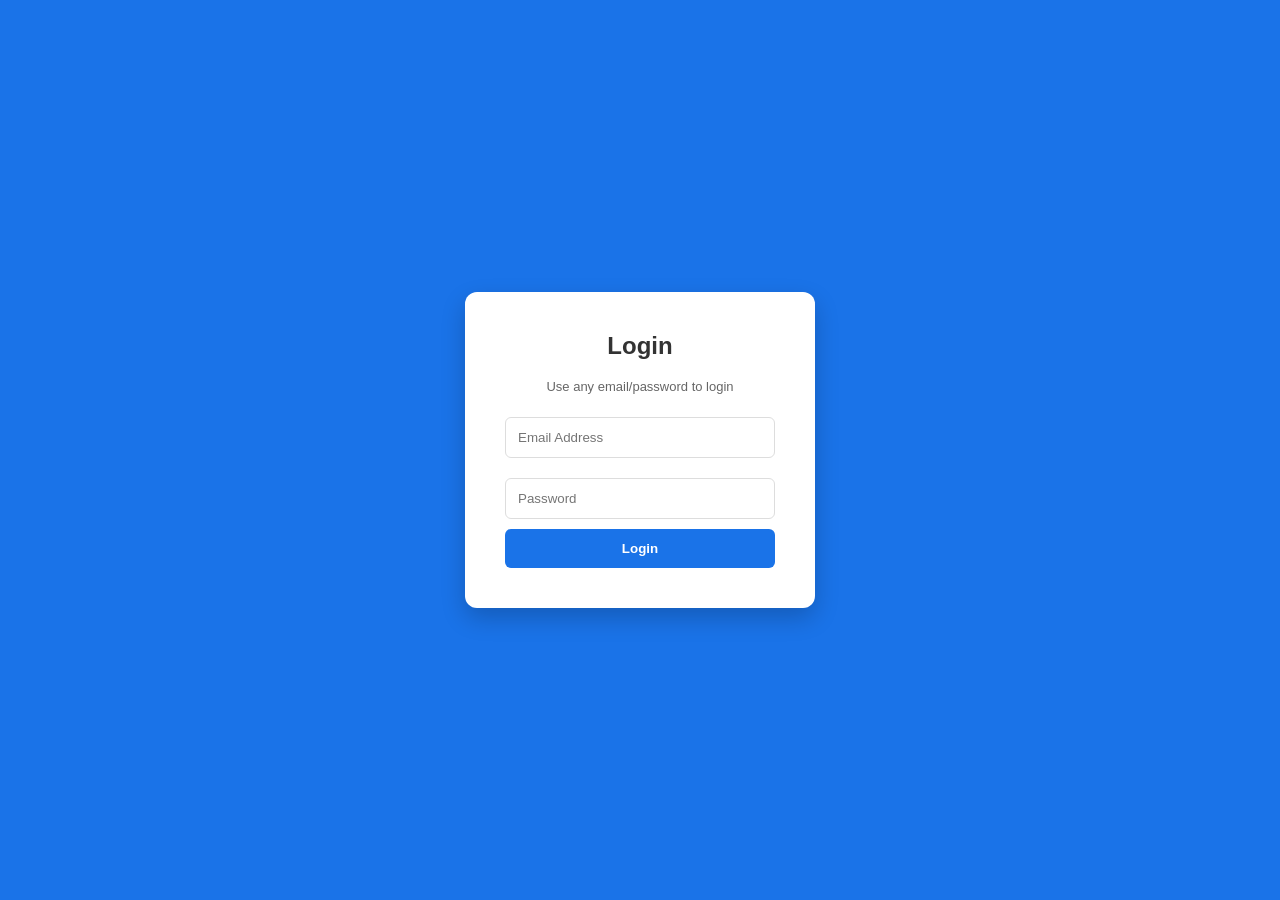
<file: UserForm/dda.html>
<!DOCTYPE html>
<html lang="en">
<head>
    <meta charset="UTF-8">
    <meta name="viewport" content="width=device-width, initial-scale=1.0">
    <title>Admin System</title>
    <style>
        * { box-sizing: border-box; font-family: 'Segoe UI', sans-serif; }
        body { margin: 0; background-color: #f0f2f5; color: #333; }

        /* Login Page Overlay */
        #login-page {
            position: fixed; top: 0; left: 0; width: 100%; height: 100%;
            background: #1a73e8; display: flex; justify-content: center; align-items: center; z-index: 1000;
        }
        .login-box {
            background: white; padding: 40px; border-radius: 12px; 
            box-shadow: 0 10px 25px rgba(0,0,0,0.2); width: 350px; text-align: center;
        }
        .login-box input { width: 100%; padding: 12px; margin: 10px 0; border: 1px solid #ddd; border-radius: 6px; }
        .login-btn { width: 100%; padding: 12px; background: #1a73e8; color: white; border: none; border-radius: 6px; cursor: pointer; font-weight: bold; }

        /* Main Dashboard (Hidden by default) */
        #main-app { display: none; }

        /* Header */
        header {
            display: flex; justify-content: space-between; align-items: center;
            padding: 10px 40px; background: #fff; box-shadow: 0 2px 5px rgba(0,0,0,0.1);
        }
        .logo { font-size: 22px; font-weight: bold; color: #1a73e8; }
        nav button { background: none; border: none; font-size: 15px; color: #5f6368; margin-left: 20px; cursor: pointer; padding: 10px; }
        nav button.active { color: #1a73e8; border-bottom: 2px solid #1a73e8; }

        /* Profile & Logout */
        .profile-section { position: relative; display: inline-block; }
        .profile-icon { width: 35px; height: 35px; background: #ddd; border-radius: 50%; cursor: pointer; display: flex; align-items: center; justify-content: center; font-weight: bold; }
        .dropdown {
            display: none; position: absolute; right: 0; top: 45px;
            background: white; border: 1px solid #ddd; border-radius: 8px;
            width: 150px; box-shadow: 0 4px 12px rgba(0,0,0,0.1); z-index: 100;
        }
        .dropdown button { width: 100%; text-align: left; padding: 12px; border: none; background: none; cursor: pointer; color: red; font-weight: bold; }
        .dropdown button:hover { background: #fff1f1; }

        /* Layout Content */
        .content-section { display: none; padding: 25px; }
        .content-section.active { display: block; }
        .dashboard-grid { display: grid; grid-template-columns: 3fr 1fr; gap: 20px; }
        
        /* Cards & Table */
        .card-row { display: grid; grid-template-columns: repeat(3, 1fr); gap: 20px; margin-bottom: 25px; grid-column: 1 / span 2; }
        .card { background: #fff; padding: 20px; border-radius: 10px; box-shadow: 0 4px 6px rgba(0,0,0,0.05); text-align: center; }
        .table-card, .chart-card, .form-card { background: #fff; border-radius: 10px; padding: 20px; box-shadow: 0 4px 6px rgba(0,0,0,0.05); }
        table { width: 100%; border-collapse: collapse; }
        th, td { text-align: left; padding: 12px; border-bottom: 1px solid #eee; }

        /* Chart */
        .bar-chart { display: flex; align-items: flex-end; gap: 8px; height: 120px; margin-top: 20px; }
        .bar { width: 20px; background: #1a73e8; border-radius: 3px; }
    </style>
</head>
<body>

<div id="login-page">
    <div class="login-box">
        <h2 style="margin-top: 0;">Login</h2>
        <p style="font-size: 13px; color: #666;">Use any email/password to login</p>
        <input type="email" id="email" placeholder="Email Address">
        <input type="password" id="pass" placeholder="Password">
        <button class="login-btn" onclick="handleLogin()">Login</button>
    </div>
</div>

<div id="main-app">
    <header>
        <div class="logo">MYLOGO</div>
        <nav>
            <button onclick="showTab('home')" id="home-tab" class="active">Home</button>
            <button onclick="showTab('user')" id="user-tab">User</button>
            <button onclick="showTab('settings')" id="settings-tab">Settings</button>
            <div class="profile-section">
                <div class="profile-icon" onclick="toggleDropdown()">JD</div>
                <div class="dropdown" id="profileDropdown">
                    <button onclick="handleLogout()">Logout</button>
                </div>
            </div>
        </nav>
    </header>

    <main id="home" class="content-section active">
        <div class="dashboard-grid">
            <div class="card-row">
                <div class="card"><h3>Logged In</h3><p>124</p></div>
                <div class="card"><h3>Active/Inactive</h3><p>89/35</p></div>
                <div class="card"><h3>Total Logins</h3><p>1,240</p></div>
            </div>
            <section class="table-card">
                <h2>Recent 10 Logins</h2>
                <table>
                    <thead><tr><th>Name</th><th>Time</th><th>Status</th></tr></thead>
                    <tbody>
                        <tr><td>John Doe</td><td>10:20 PM</td><td>Active</td></tr>
                        <tr><td>Jane Smith</td><td>10:15 PM</td><td>Inactive</td></tr>
                    </tbody>
                </table>
            </section>
            <aside class="chart-card">
                <h2>Activity</h2>
                <div class="bar-chart">
                    <div class="bar" style="height: 50%"></div>
                    <div class="bar" style="height: 80%"></div>
                    <div class="bar" style="height: 30%"></div>
                    <div class="bar" style="height: 90%"></div>
                </div>
            </aside>
        </div>
    </main>

    <main id="user" class="content-section">
        <div class="form-card" style="max-width: 500px; margin: auto;">
            <form id="myform" style="font-family: sans-serif; max-width: 4000px;">
     <label for="Name"> Name:</label>
     <input type="text" id="name" name="Name" placeholder="Enter your name">
    <div style="margin-bottom: 10px; font-family: sans-serif;">
    <label for="phone"  style="display: block; margin-bottom: 5px;">Mobile Number:</label>
    <input 
      type="tel" 
      id="phone" 
      name="phone" 
      placeholder="e.g. 1234567890" 
      pattern="[0-9]*" 
      inputmode="numeric" 
      oninput="this.value = this.value.replace(/[^0-9]/g, '');"
      required
    >
    <small style="display: block; color: #666;">Numbers only</small>
    </div>
    <div style="font-family: sans-serif; max-width: 400px;">
      
      <div style="margin-bottom: 15px;">
        <label for="address1" style="display: block; font-weight: bold; margin-bottom: 5px;">Address Line 1:</label>
        <textarea 
          id="address1" 
          name="address1" 
          rows="3" 
          placeholder="House No, Street Name, Locality"
          style="width: 100%; padding: 10px; border: 1px solid #ccc; border-radius: 4px; box-sizing: border-box;"
        ></textarea>
      </div>

      <div style="margin-bottom: 15px;">
        <label for="address2" style="display: block; font-weight: bold; margin-bottom: 5px;">Address Line 2:</label>
        <textarea 
          id="address2" 
          name="address2" 
          rows="3" 
          placeholder="Landmark, Area, Suite/Apartment"
          style="width: 100%; padding: 10px; border: 1px solid #ccc; border-radius: 4px; box-sizing: border-box;"
        ></textarea>
      </div>

    </div>

    <h3>Location Selector</h3>
    
    <label for="state">1. Select State</label>
    <select id="state" onchange="updateCities()">
        <option value="" selected disabled>-- Select State --</option>
        <option value="Andhra Pradesh">Andhra Pradesh</option>
        <option value="Karnataka">Karnataka</option>
        <option value="Kerala">Kerala</option>
        <option value="Tamil Nadu">Tamil Nadu</option>
        <option value="Telangana">Telangana</option>
    </select>

    <label for="city">2. Select City</label>
    <select id="city" disabled>
        <option value="" selected disabled>-- Select a State First --</option>
    </select>

    <div style="margin-bottom: 15px; font-family: sans-serif;">
      <label for="pcode" style="display: block; font-weight: bold; margin-bottom: 5px;">Postal Code:</label>
      <input 
        type="text" 
        id="pcode" 
        name="pcode" 
        placeholder="12345" 
        inputmode="numeric" 
        maxlength="6"
        oninput="this.value = this.value.replace(/[^0-9]/g, '');"
        style="padding: 8px; width: 120px; border: 1px solid #ccc; border-radius: 4px;"
      >
      <small style="display: block; color: #666;">Numbers only (Max 6 digits)</small>
    </div>
    <div style="margin-bottom: 15px; font-family: sans-serif;">
      <label for="dob">Date of Birth:</label>
      <input type="date" id="birthday" name="birthday">
    </div>

<div class="multiselect-container">
  <strong>Select Languages:</strong>
  <div class="select-box">
    <label><input type="checkbox" name="lang" value="en"> English</label>
    <label><input type="checkbox" name="lang" value="es"> Spanish</label>
    <label><input type="checkbox" name="lang" value="fr"> French</label>
    <label><input type="checkbox" name="lang" value="de"> German</label>
    <label><input type="checkbox" name="lang" value="hi"> Hindi</label>
  </div>
</div>


    <div style="margin-bottom: 20px; font-family: sans-serif;">
      <label style="display: block; font-weight: bold; margin-bottom: 10px; color: #333;">Gender:</label>
      
      <div style="display: flex; gap: 20px; align-items: center;">
        <label style="font-weight: normal; cursor: pointer; display: flex; align-items: center; gap: 8px;">
          <input type="radio" id= "rdmale" name="gender" value="male" style="width: 18px; height: 18px; cursor: pointer;"> 
          Male
        </label>

        <label style="font-weight: normal; cursor: pointer; display: flex; align-items: center; gap: 8px;">
          <input type="radio" id= "rdfemale" name="gender" value="female" style="width: 18px; height: 18px; cursor: pointer;"> 
          Female
        </label>

        <label style="font-weight: normal; cursor: pointer; display: flex; align-items: center; gap: 8px;">
          <input type="radio" id= "rdOther"  name="gender" value="other" style="width: 18px; height: 18px; cursor: pointer;"> 
          Other
        </label>
      </div>
    </div>

<h3>South India Travel History</h3>

<div class="dropdown" id="statevisit" name="visited">
  <button type="button" class="dropdown-button">Select States Visited ▼</button>
  <div class="dropdown-content">
    <label><input type="checkbox" name="state" value="AP"> Andhra Pradesh</label>
    <label><input type="checkbox" name="state" value="KA"> Karnataka</label>
    <label><input type="checkbox" name="state" value="KL"> Kerala</label>
    <label><input type="checkbox" name="state" value="TN"> Tamil Nadu</label>
    <label><input type="checkbox" name="state" value="TS"> Telangana</label>
    <label><input type="checkbox" name="state" value="PY"> Puducherry (UT)</label>
  </div>
</div>

<div style="margin-bottom: 20px; font-family: 'Segoe UI', sans-serif; position: relative; max-width: 400px;">
    <label style="display: block; font-weight: bold; margin-bottom: 8px;">Known Areas in Bengaluru:</label>
    
    <div id="areaSelectBox" onclick="toggleAreaMenu()" style="width: 100%; padding: 12px; border: 1px solid #ccc; border-radius: 8px; background: white; cursor: pointer; display: flex; justify-content: space-between; align-items: center; box-sizing: border-box;">
        <span id="areaDisplayText" style="color: #666;">Select Areas...</span>
        <span style="font-size: 10px; color: #999;">▼</span>
    </div>

    <div id="areaMenu" name="area" style="display: none; position: absolute; width: 100%; background: white; border: 1px solid #ccc; border-radius: 0 0 8px 8px; box-shadow: 0 5px 15px rgba(0,0,0,0.1); z-index: 100; max-height: 250px; overflow-y: auto;">
        
        <div style="background: #f1f1f1; padding: 5px 10px; font-size: 12px; font-weight: bold; color: #555;">SOUTH BENGALURU</div>
        <label class="area-item"><input type="checkbox" value="Jayanagar" onchange="updateAreas()"> Jayanagar</label>
        <label class="area-item"><input type="checkbox" value="JP Nagar" onchange="updateAreas()"> JP Nagar</label>
        <label class="area-item"><input type="checkbox" value="Banashankari" onchange="updateAreas()"> Banashankari</label>
        <label class="area-item"><input type="checkbox" value="BTM Layout" onchange="updateAreas()"> BTM Layout</label>

        <div style="background: #f1f1f1; padding: 5px 10px; font-size: 12px; font-weight: bold; color: #555;">EAST BENGALURU</div>
        <label class="area-item"><input type="checkbox" value="Indiranagar" onchange="updateAreas()"> Indiranagar</label>
        <label class="area-item"><input type="checkbox" value="Whitefield" onchange="updateAreas()"> Whitefield</label>
        <label class="area-item"><input type="checkbox" value="HSR Layout" onchange="updateAreas()"> HSR Layout</label>
        <label class="area-item"><input type="checkbox" value="Marathahalli" onchange="updateAreas()"> Marathahalli</label>

        <div style="background: #f1f1f1; padding: 5px 10px; font-size: 12px; font-weight: bold; color: #555;">NORTH & WEST</div>
        <label class="area-item"><input type="checkbox" value="Hebbal" onchange="updateAreas()"> Hebbal</label>
        <label class="area-item"><input type="checkbox" value="Malleshwaram" onchange="updateAreas()"> Malleshwaram</label>
        <label class="area-item"><input type="checkbox" value="Rajajinagar" onchange="updateAreas()"> Rajajinagar</label>
        <label class="area-item"><input type="checkbox" value="Yelahanka" onchange="updateAreas()"> Yelahanka</label>

        <div style="padding: 10px; background: #f8f9fa; text-align: right; position: sticky; bottom: 0; border-top: 1px solid #eee;">
            <button type="button" onclick="toggleAreaMenu()" style="background: #007bff; color: white; border: none; padding: 6px 15px; border-radius: 4px; cursor: pointer; font-weight: bold;">Done</button>
        </div>
    </div>
</div>

    <div style="margin-bottom: 15px; font-family: sans-serif;">
      <label for="pincode" style="display: block; font-weight: bold; margin-bottom: 8px;">Pin Code:</label>
      <input 
        type="text" 
        id="pincode" 
        name="pincode" 
        placeholder="6-digit number" 
        inputmode="numeric" 
        maxlength="6"
        oninput="validatePin(this)"
        style="width: 100%; padding: 10px; border: 1px solid #ccc; border-radius: 6px; box-sizing: border-box;"
        required
      >
      <small id="pin-hint" style="display: block; color: #666; margin-top: 4px;">Enter the 6-digit pin for your selected city.</small>
    </div>

    </div>
    <div style="margin-bottom: 15px; font-family: sans-serif;">
      <label for="status" style="display: block; font-weight: bold; margin-bottom: 8px;">Account Status:</label>
      <select id="status" name="status" style="width: 100%; padding: 10px; border: 1px solid #ccc; border-radius: 6px; background-color: white;">
        <option value="" disabled selected>-- Select Status --</option>
        <option value="active" style="color: green;">● Active</option>
        <option value="inactive" style="color: orange;">● Inactive</option>
        <option value="suspended" style="color: red;">● Suspended</option>
      </select>
    </div>

<form>
  <label for="doj">Date of Joining:</label>
  <input type="date" id="doj" name="doj">
</form>


    <div style="margin-bottom: 20px; font-family: 'Segoe UI', Tahoma, sans-serif; max-width: 400px;">
    <label for="user_type" style="display: block; font-weight: bold; margin-bottom: 8px; color: #333;">Type:</label>
    
    <select id="user_type" name="user_type" style="width: 100%; padding: 12px; border: 1px solid #ccc; border-radius: 8px; background-color: white; font-size: 14px; cursor: pointer; outline: none; transition: border-color 0.3s;">
        <option value="" disabled selected>-- Select Type --</option>
        <option value="individual">Individual</option>
        <option value="agency">Agency</option>
        <option value="sub_agency">Sub Agency</option>
    </select>
</div>
    <div style="margin-top: 20px;"> 
      <button type="submit" onclick="handleSubmit(event)" class="submit-btn">
        Submit All Details
      </button>
    </div>
</form>
<form class="d-flex" role="search">
        <input class="form-control me-2" type="search" placeholder="Search" aria-label="Search"/>
        <button class="btn btn-outline-success" type="submit">Search</button>
      </form>
            <h2>Add New User</h2>
            <input type="text" placeholder="Full Name" style="width:100%; padding:10px; margin-bottom:10px;">
            <input type="email" placeholder="Email" style="width:100%; padding:10px; margin-bottom:10px;">
            <button class="login-btn" onclick="alert('User Added!')">Register</button>
        </div>
    </main>
</div>

<script>
    // Login Logic
    function handleLogin() {
        const email = document.getElementById('email').value;
        const pass = document.getElementById('pass').value;
        if(email && pass) {
            document.getElementById('login-page').style.display = 'none';
            document.getElementById('main-app').style.display = 'block';
        } else {
            alert("Please enter credentials");
        }
    }

    // Logout Logic
    function handleLogout() {
        document.getElementById('login-page').style.display = 'flex';
        document.getElementById('main-app').style.display = 'none';
        document.getElementById('profileDropdown').style.display = 'none';
    }

    // Tab Logic
    function showTab(tabId) {
        document.querySelectorAll('.content-section').forEach(s => s.classList.remove('active'));
        document.querySelectorAll('nav button').forEach(b => b.classList.remove('active'));
        document.getElementById(tabId).classList.add('active');
        document.getElementById(tabId + '-tab').classList.add('active');
    }

    // Profile Dropdown
    function toggleDropdown() {
        const d = document.getElementById('profileDropdown');
        d.style.display = (d.style.display === 'block') ? 'none' : 'block';
    }

    // Close dropdown when clicking outside
    window.onclick = function(event) {
        if (!event.target.matches('.profile-icon')) {
            document.getElementById('profileDropdown').style.display = 'none';
        }
    }


  // Function to load the JSON data

// Run the function when the page loads
loadDashboard();

    function showTab(tabId) {
        // Hide all sections
        document.querySelectorAll('.content-section').forEach(section => {
            section.classList.remove('active');
        });
        // Remove active class from buttons
        document.querySelectorAll('nav button').forEach(btn => {
            btn.classList.remove('active');
        });
        
        // Show selected section and activate button
        document.getElementById(tabId).classList.add('active');
        document.getElementById(tabId + '-tab').classList.add('active');
    }

    // Form Submission Handling
    document.getElementById('addUserForm').addEventListener('submit', function(e) {
        e.preventDefault();
        alert('User has been successfully added to the system!');
        this.reset();
        showTab('home'); // Redirect to home after adding
    });
</script> 

</body>
</html>
</file>
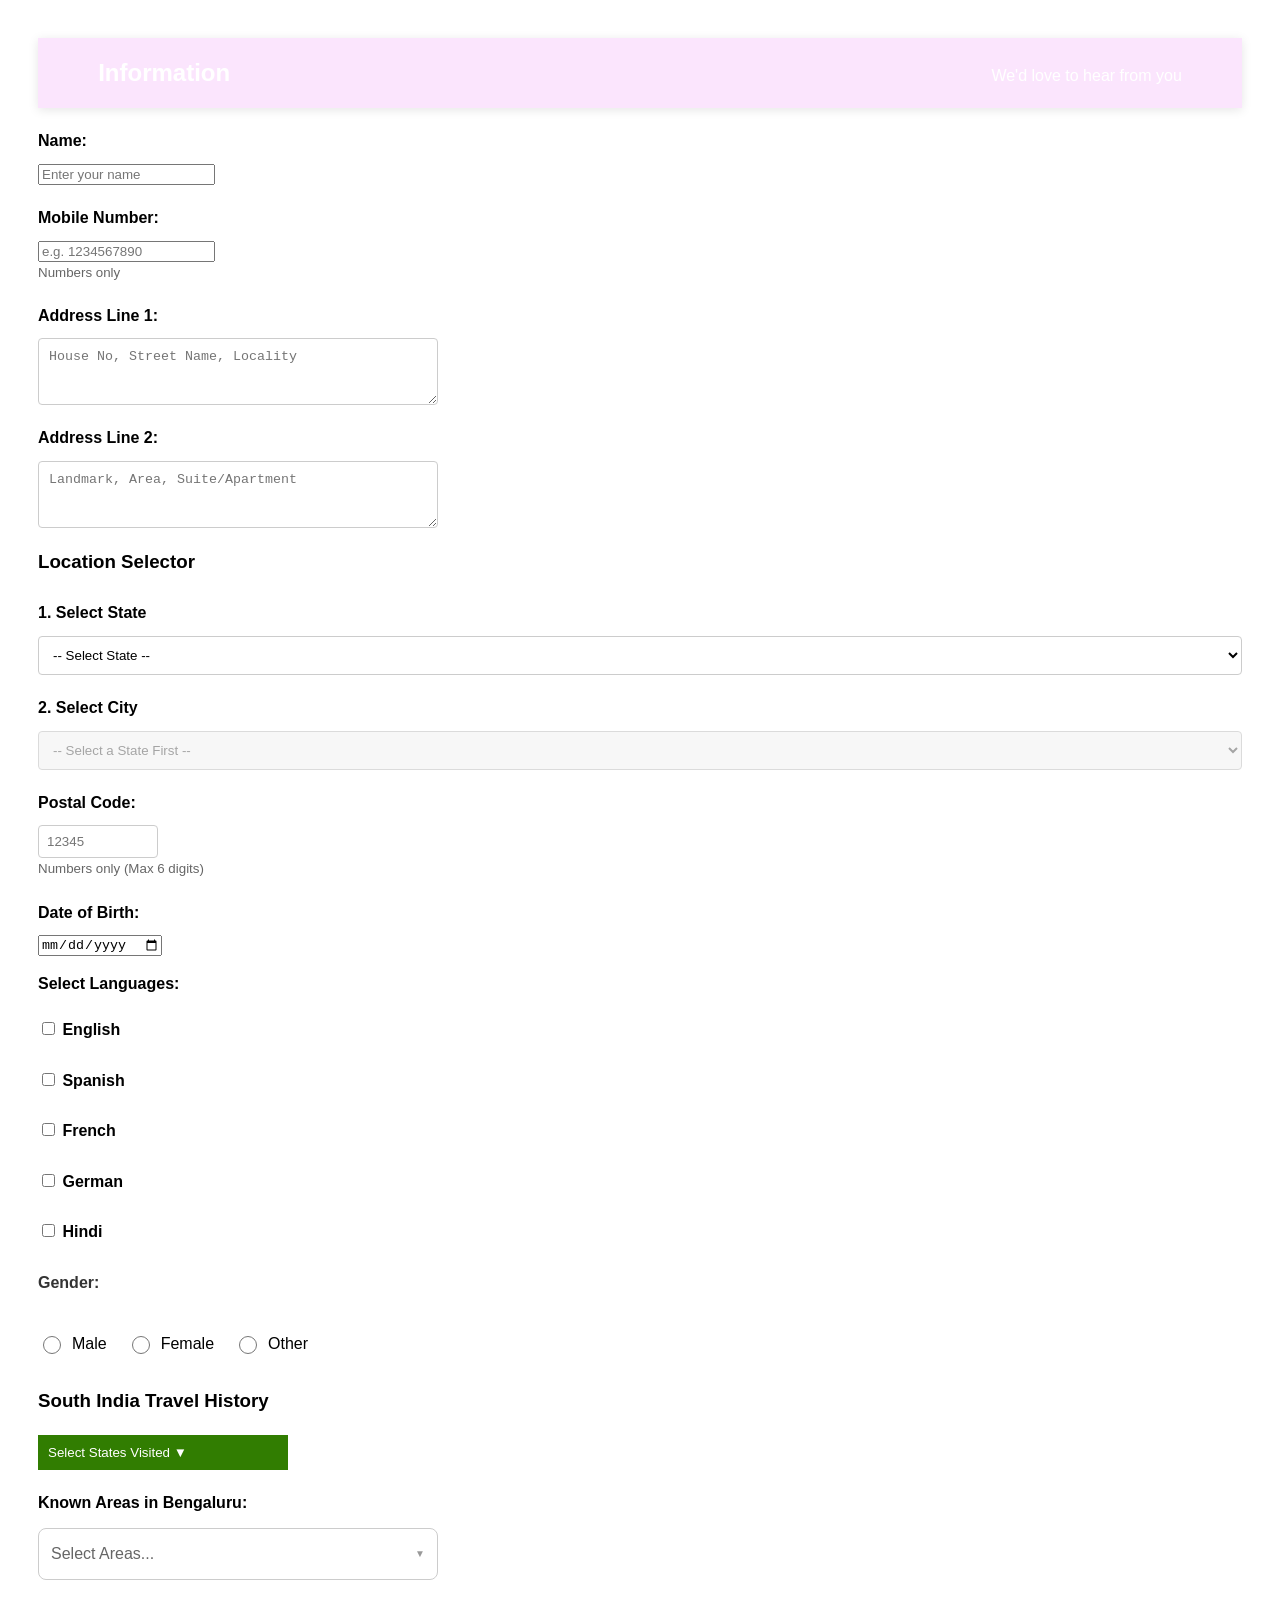
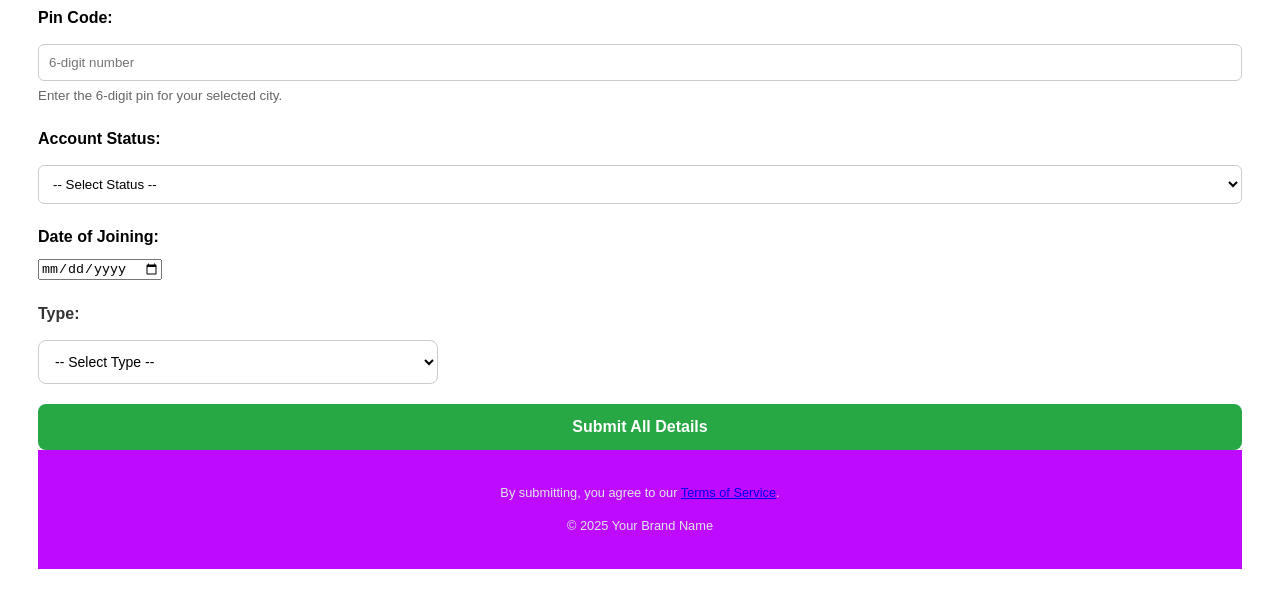
<file: UserForm/new1.html>
<html>
    <head>  
    <meta charset="UTF-8">
    <meta name="viewport" content="width=device-width, initial-scale=1.0">
    <title>Professional Registration Portal</title>
    
</head>
<body>
 <script src="script.js"></script>
<header class="form-header">
  <link rel="stylesheet" href="style.css">
        <h2 style="margin: 0;">Information</h2>
        <p style="margin: 5px 0 0;">We'd love to hear from you</p>
    </header>
   <form id="myform" style="font-family: sans-serif; max-width: 4000px;">
     <label for="Name"> Name:</label>
     <input type="text" id="name" name="Name" placeholder="Enter your name">
    <div style="margin-bottom: 10px; font-family: sans-serif;">
    <label for="phone"  style="display: block; margin-bottom: 5px;">Mobile Number:</label>
    <input 
      type="tel" 
      id="phone" 
      name="phone" 
      placeholder="e.g. 1234567890" 
      pattern="[0-9]*" 
      inputmode="numeric" 
      oninput="this.value = this.value.replace(/[^0-9]/g, '');"
      required
    >
    <small style="display: block; color: #666;">Numbers only</small>
    </div>
    <div style="font-family: sans-serif; max-width: 400px;">
      
      <div style="margin-bottom: 15px;">
        <label for="address1" style="display: block; font-weight: bold; margin-bottom: 5px;">Address Line 1:</label>
        <textarea 
          id="address1" 
          name="address1" 
          rows="3" 
          placeholder="House No, Street Name, Locality"
          style="width: 100%; padding: 10px; border: 1px solid #ccc; border-radius: 4px; box-sizing: border-box;"
        ></textarea>
      </div>

      <div style="margin-bottom: 15px;">
        <label for="address2" style="display: block; font-weight: bold; margin-bottom: 5px;">Address Line 2:</label>
        <textarea 
          id="address2" 
          name="address2" 
          rows="3" 
          placeholder="Landmark, Area, Suite/Apartment"
          style="width: 100%; padding: 10px; border: 1px solid #ccc; border-radius: 4px; box-sizing: border-box;"
        ></textarea>
      </div>

    </div>

    <h3>Location Selector</h3>
    
    <label for="state">1. Select State</label>
    <select id="state" onchange="updateCities()">
        <option value="" selected disabled>-- Select State --</option>
        <option value="Andhra Pradesh">Andhra Pradesh</option>
        <option value="Karnataka">Karnataka</option>
        <option value="Kerala">Kerala</option>
        <option value="Tamil Nadu">Tamil Nadu</option>
        <option value="Telangana">Telangana</option>
    </select>

    <label for="city">2. Select City</label>
    <select id="city" disabled>
        <option value="" selected disabled>-- Select a State First --</option>
    </select>

    <div style="margin-bottom: 15px; font-family: sans-serif;">
      <label for="pcode" style="display: block; font-weight: bold; margin-bottom: 5px;">Postal Code:</label>
      <input 
        type="text" 
        id="pcode" 
        name="pcode" 
        placeholder="12345" 
        inputmode="numeric" 
        maxlength="6"
        oninput="this.value = this.value.replace(/[^0-9]/g, '');"
        style="padding: 8px; width: 120px; border: 1px solid #ccc; border-radius: 4px;"
      >
      <small style="display: block; color: #666;">Numbers only (Max 6 digits)</small>
    </div>
    <div style="margin-bottom: 15px; font-family: sans-serif;">
      <label for="dob">Date of Birth:</label>
      <input type="date" id="birthday" name="birthday">
    </div>

<div class="multiselect-container">
  <strong>Select Languages:</strong>
  <div class="select-box">
    <label><input type="checkbox" name="lang" value="en"> English</label>
    <label><input type="checkbox" name="lang" value="es"> Spanish</label>
    <label><input type="checkbox" name="lang" value="fr"> French</label>
    <label><input type="checkbox" name="lang" value="de"> German</label>
    <label><input type="checkbox" name="lang" value="hi"> Hindi</label>
  </div>
</div>


    <div style="margin-bottom: 20px; font-family: sans-serif;">
      <label style="display: block; font-weight: bold; margin-bottom: 10px; color: #333;">Gender:</label>
      
      <div style="display: flex; gap: 20px; align-items: center;">
        <label style="font-weight: normal; cursor: pointer; display: flex; align-items: center; gap: 8px;">
          <input type="radio" id= "rdmale" name="gender" value="male" style="width: 18px; height: 18px; cursor: pointer;"> 
          Male
        </label>

        <label style="font-weight: normal; cursor: pointer; display: flex; align-items: center; gap: 8px;">
          <input type="radio" id= "rdfemale" name="gender" value="female" style="width: 18px; height: 18px; cursor: pointer;"> 
          Female
        </label>

        <label style="font-weight: normal; cursor: pointer; display: flex; align-items: center; gap: 8px;">
          <input type="radio" id= "rdOther"  name="gender" value="other" style="width: 18px; height: 18px; cursor: pointer;"> 
          Other
        </label>
      </div>
    </div>

<h3>South India Travel History</h3>

<div class="dropdown" id="statevisit" name="visited">
  <button type="button" class="dropdown-button">Select States Visited ▼</button>
  <div class="dropdown-content">
    <label><input type="checkbox" name="state" value="AP"> Andhra Pradesh</label>
    <label><input type="checkbox" name="state" value="KA"> Karnataka</label>
    <label><input type="checkbox" name="state" value="KL"> Kerala</label>
    <label><input type="checkbox" name="state" value="TN"> Tamil Nadu</label>
    <label><input type="checkbox" name="state" value="TS"> Telangana</label>
    <label><input type="checkbox" name="state" value="PY"> Puducherry (UT)</label>
  </div>
</div>

<div style="margin-bottom: 20px; font-family: 'Segoe UI', sans-serif; position: relative; max-width: 400px;">
    <label style="display: block; font-weight: bold; margin-bottom: 8px;">Known Areas in Bengaluru:</label>
    
    <div id="areaSelectBox" onclick="toggleAreaMenu()" style="width: 100%; padding: 12px; border: 1px solid #ccc; border-radius: 8px; background: white; cursor: pointer; display: flex; justify-content: space-between; align-items: center; box-sizing: border-box;">
        <span id="areaDisplayText" style="color: #666;">Select Areas...</span>
        <span style="font-size: 10px; color: #999;">▼</span>
    </div>

    <div id="areaMenu" name="area" style="display: none; position: absolute; width: 100%; background: white; border: 1px solid #ccc; border-radius: 0 0 8px 8px; box-shadow: 0 5px 15px rgba(0,0,0,0.1); z-index: 100; max-height: 250px; overflow-y: auto;">
        
        <div style="background: #f1f1f1; padding: 5px 10px; font-size: 12px; font-weight: bold; color: #555;">SOUTH BENGALURU</div>
        <label class="area-item"><input type="checkbox" value="Jayanagar" onchange="updateAreas()"> Jayanagar</label>
        <label class="area-item"><input type="checkbox" value="JP Nagar" onchange="updateAreas()"> JP Nagar</label>
        <label class="area-item"><input type="checkbox" value="Banashankari" onchange="updateAreas()"> Banashankari</label>
        <label class="area-item"><input type="checkbox" value="BTM Layout" onchange="updateAreas()"> BTM Layout</label>

        <div style="background: #f1f1f1; padding: 5px 10px; font-size: 12px; font-weight: bold; color: #555;">EAST BENGALURU</div>
        <label class="area-item"><input type="checkbox" value="Indiranagar" onchange="updateAreas()"> Indiranagar</label>
        <label class="area-item"><input type="checkbox" value="Whitefield" onchange="updateAreas()"> Whitefield</label>
        <label class="area-item"><input type="checkbox" value="HSR Layout" onchange="updateAreas()"> HSR Layout</label>
        <label class="area-item"><input type="checkbox" value="Marathahalli" onchange="updateAreas()"> Marathahalli</label>

        <div style="background: #f1f1f1; padding: 5px 10px; font-size: 12px; font-weight: bold; color: #555;">NORTH & WEST</div>
        <label class="area-item"><input type="checkbox" value="Hebbal" onchange="updateAreas()"> Hebbal</label>
        <label class="area-item"><input type="checkbox" value="Malleshwaram" onchange="updateAreas()"> Malleshwaram</label>
        <label class="area-item"><input type="checkbox" value="Rajajinagar" onchange="updateAreas()"> Rajajinagar</label>
        <label class="area-item"><input type="checkbox" value="Yelahanka" onchange="updateAreas()"> Yelahanka</label>

        <div style="padding: 10px; background: #f8f9fa; text-align: right; position: sticky; bottom: 0; border-top: 1px solid #eee;">
            <button type="button" onclick="toggleAreaMenu()" style="background: #007bff; color: white; border: none; padding: 6px 15px; border-radius: 4px; cursor: pointer; font-weight: bold;">Done</button>
        </div>
    </div>
</div>

    <div style="margin-bottom: 15px; font-family: sans-serif;">
      <label for="pincode" style="display: block; font-weight: bold; margin-bottom: 8px;">Pin Code:</label>
      <input 
        type="text" 
        id="pincode" 
        name="pincode" 
        placeholder="6-digit number" 
        inputmode="numeric" 
        maxlength="6"
        oninput="validatePin(this)"
        style="width: 100%; padding: 10px; border: 1px solid #ccc; border-radius: 6px; box-sizing: border-box;"
        required
      >
      <small id="pin-hint" style="display: block; color: #666; margin-top: 4px;">Enter the 6-digit pin for your selected city.</small>
    </div>

    </div>
    <div style="margin-bottom: 15px; font-family: sans-serif;">
      <label for="status" style="display: block; font-weight: bold; margin-bottom: 8px;">Account Status:</label>
      <select id="status" name="status" style="width: 100%; padding: 10px; border: 1px solid #ccc; border-radius: 6px; background-color: white;">
        <option value="" disabled selected>-- Select Status --</option>
        <option value="active" style="color: green;">● Active</option>
        <option value="inactive" style="color: orange;">● Inactive</option>
        <option value="suspended" style="color: red;">● Suspended</option>
      </select>
    </div>

<form>
  <label for="doj">Date of Joining:</label>
  <input type="date" id="doj" name="doj">
</form>


    <div style="margin-bottom: 20px; font-family: 'Segoe UI', Tahoma, sans-serif; max-width: 400px;">
    <label for="user_type" style="display: block; font-weight: bold; margin-bottom: 8px; color: #333;">Type:</label>
    
    <select id="user_type" name="user_type" style="width: 100%; padding: 12px; border: 1px solid #ccc; border-radius: 8px; background-color: white; font-size: 14px; cursor: pointer; outline: none; transition: border-color 0.3s;">
        <option value="" disabled selected>-- Select Type --</option>
        <option value="individual">Individual</option>
        <option value="agency">Agency</option>
        <option value="sub_agency">Sub Agency</option>
    </select>
</div>
    <div style="margin-top: 20px;"> 
      <button type="submit" onclick="handleSubmit(event)" class="submit-btn">
        Submit All Details
      </button>
    </div>
</form>
<footer class="form-footer">
        <p>By submitting, you agree to our <a href="#">Terms of Service</a>.</p>
        <p>&copy; 2025 Your Brand Name</p>
</footer>     
</body>
</html>
</file>
<file: UserForm/style.css>
.submit-btn {
    width: 100%;
    background-color: #28a745; /* Professional Green */
    color: white;
    padding: 14px;
    border: none;
    border-radius: 8px;
    font-size: 16px;
    font-weight: bold;
    cursor: pointer;
    transition: background 0.3s ease;
  }

  .submit-btn:hover {
    background-color: #218838;
  }

  .submit-btn:active {
    transform: scale(0.98); /* Slight click effect */
  }



  .multiselect-container {
    width: 100%;
    max-width: 400px;
    font-family: 'Segoe UI', sans-serif;
  }

  .select-box {
    position: relative;
  }

  /* The "Textbox" look */
  .select-display {
    width: 100%;
    padding: 12px;
    border: 2px solid #ddd;
    border-radius: 8px;
    background-color: white;
    cursor: pointer;
    box-sizing: border-box;
    font-size: 14px;
    color: #333;
    display: flex;
    justify-content: space-between;
    align-items: center;
  }

  .options-list {
    display: none;
    position: absolute;
    width: 100%;
    border: 1px solid #ccc;
    background: white;
    z-index: 100;
    max-height: 250px;
    overflow-y: auto;
    border-radius: 8px;
    box-shadow: 0 5px 15px rgba(0,0,0,0.2);
    margin-top: 5px;
  }

  .options-list label {
    display: flex;
    align-items: center;
    padding: 12px;
    cursor: pointer;
    border-bottom: 1px solid #f0f0f0;
    transition: background 0.2s;
  }

  .options-list label:hover { background-color: #f8f9fa; }

  /* The Checkbox Styling */
  .options-list input[type="checkbox"] {
    width: 18px;
    height: 18px;
    margin-right: 12px;
    cursor: pointer;
    accent-color: #4fb065; /* Green color for the right mark */
  }

  /* The "Go Back" / Done Button */
  .dropdown-footer {
    padding: 10px;
    background: #f8f9fa;
    text-align: right;
    border-top: 1px solid #eee;
    position: sticky;
    bottom: 0;
  }

  .btn-done {
    background: #007bff;
    color: white;
    border: none;
    padding: 6px 15px;
    border-radius: 4px;
    cursor: pointer;
    font-weight: bold;
  }
  .show { display: block; }



        body { font-family: 'Segoe UI', Tahoma, Geneva, Verdana, sans-serif; padding: 30px; line-height: 1.6; }
        .container { max-width: 400px; margin: auto; border: 1px solid #ddd; padding: 20px; border-radius: 8px; box-shadow: 0 2px 5px rgba(0,0,0,0.1); }
        label { font-weight: bold; display: block; margin-top: 15px; margin-bottom: 5px; }
        select { width: 100%; padding: 10px; border-radius: 4px; border: 1px solid #ccc; background-color: #fff; cursor: pointer; }
        select:disabled { background-color: #f5f5f5; cursor: not-allowed; }

 
        

        /* 2. Header Style */
        header {
            background-color: rgba(209, 7, 236, 0.1);
            backdrop-filter: blur(10px);
            color: white;
            padding: 1rem 5%;
            display: flex;
            justify-content: space-between;
            align-items: center;
            box-shadow: 0 2px 10px rgba(0,0,0,0.1);
            position: sticky;
            top: 0;
            z-index: 1000;
        }

        header .logo {
            font-size: 1.5rem;
            font-weight: bold;
            letter-spacing: 1px;
        }

        nav a {
            color: white;
            text-decoration: none;
            margin-left: 20px;
            font-size: 0.9rem;
        }

        /* 3. Main Content Area */
        main {
            flex: 1; /* Pushes footer to the bottom */
            display: flex;
            justify-content: center;
            align-items: center;
            padding: 40px 20px;
        }

        .form-card {
            background: white;
            padding: 30px;
            border-radius: 15px;
            box-shadow: 0 10px 25px rgba(0,0,0,0.2);
            width: 100%;
            max-width: 500px;
        }
      
        /* 5. Footer Style */
        footer {
            background-color: #be0aff;
            color: #dfe6e9;
            text-align: center;
            padding: 20px 0;
            font-size: 0.8rem;
        }

        .footer-links a {
            color: #fcfcfc;
            text-decoration: none;
            margin: 0 100px;
        }


        .dropdown {
    position: relative;
    display: inline-block;
    width: 250px;
  }
  .dropdown-content {
    display: none;
    position: absolute;
    background-color: #f9f9f9;
    min-width: 100%;
    box-shadow: 0px 8px 16px 0px rgba(0,0,0,0.2);
    padding: 12px;
    z-index: 1;
    border: 1px solid #ccc;
  }
  .dropdown:hover .dropdown-content {
    display: block;
  }
  .dropdown-button {
    background-color: #317d01;
    color: white;
    padding: 10px;
    width: 100%;
    border: none;
    cursor: pointer;
    text-align: left;
  }
  label {
    display: block;
    padding: 5px 0;
    cursor: pointer;
  }
  label:hover {
    background-color: #eee;
  }

    .area-item {
        display: flex;
        align-items: center;
        padding: 10px;
        cursor: pointer;
        font-weight: normal;
        border-bottom: 1px solid #eee;
    }
    .area-item:hover { background-color: #f9f9f9; }
    .area-item input { margin-right: 12px; accent-color: #28a745; width: 18px; height: 18px; }
</file>
